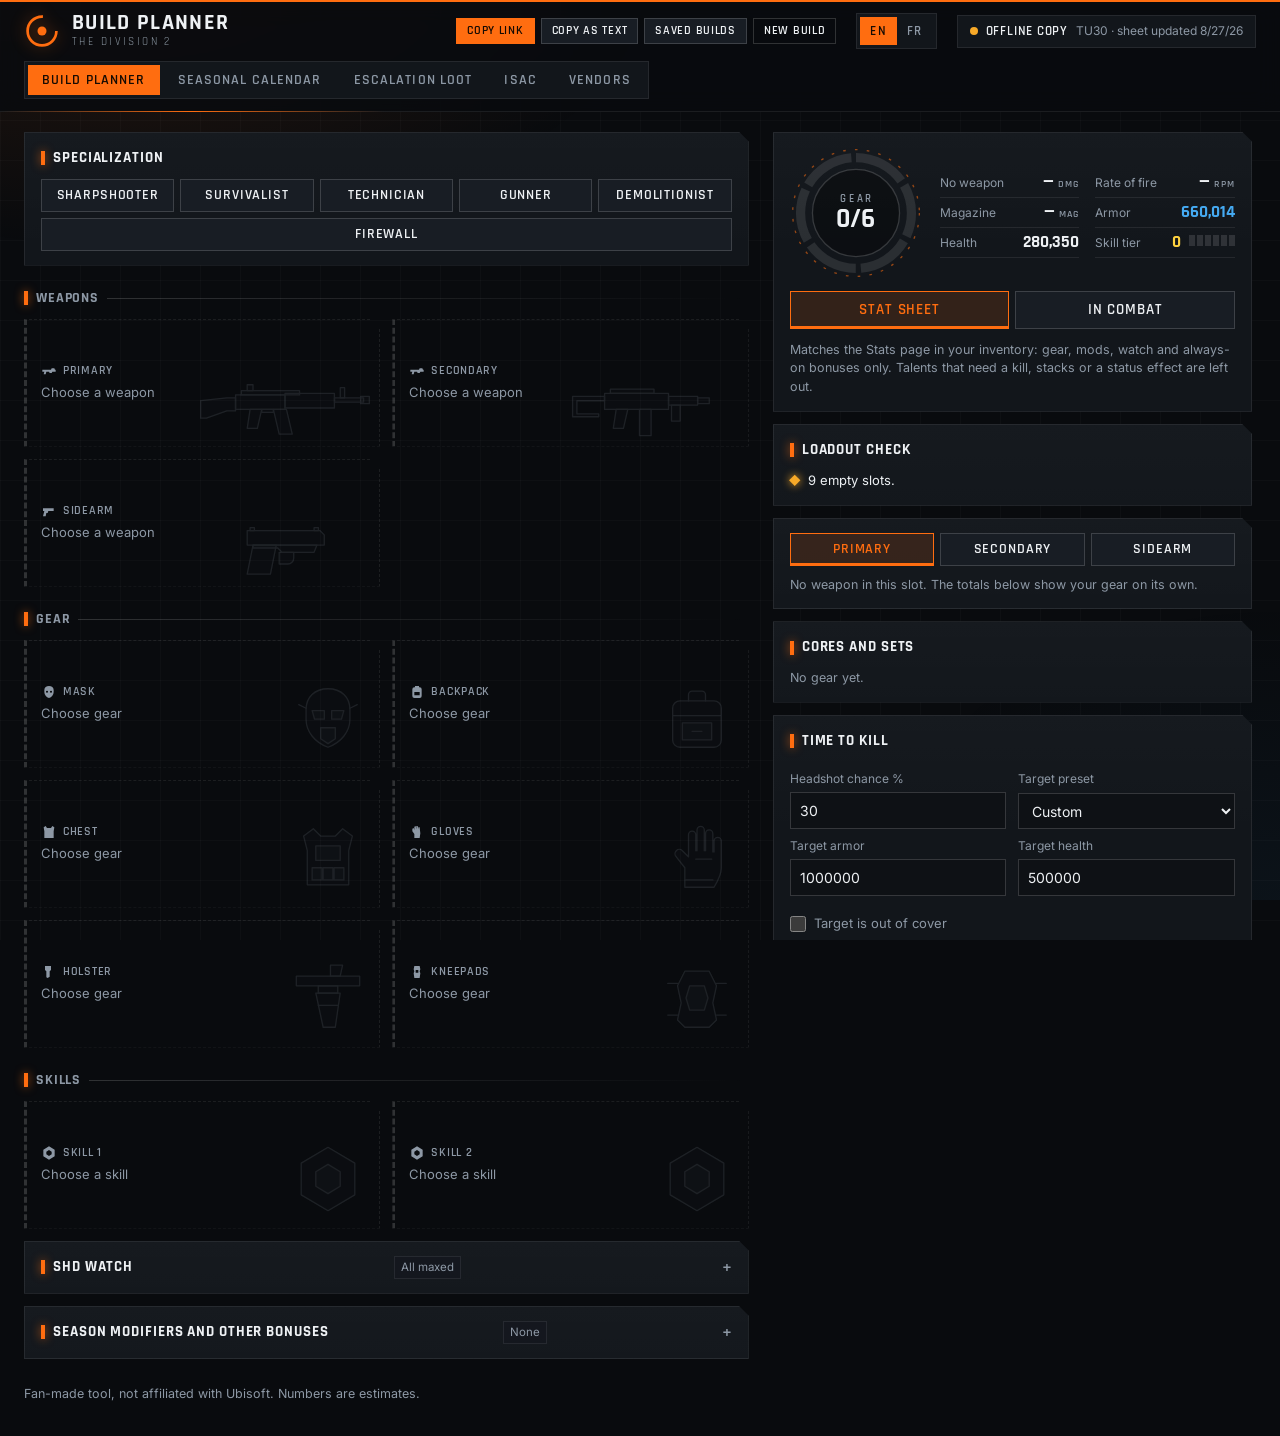
<file: site/index.html>
<!doctype html>
<html lang="en">
<head>
  <meta charset="utf-8">
  <meta name="viewport" content="width=device-width, initial-scale=1">
  <title>Division 2 Build Planner</title>
  <meta name="description" content="Plan and share builds for The Division 2 with every weapon, gear piece and talent, kept in sync with the community gear spreadsheet.">
  <meta property="og:type" content="website">
  <meta property="og:site_name" content="Division 2 Tools">
  <meta property="og:title" content="Division 2 Build Planner">
  <meta property="og:description" content="Plan and share builds for The Division 2 with every weapon, gear piece and talent, kept in sync with the community gear spreadsheet.">
  <meta name="theme-color" content="#0a0c0f">
  <script>
    // Animations always on.
    (function () {
      document.documentElement.dataset.motion = 'on';
      // Language: the visitor's own choice, otherwise their browser's. js/i18n.js does the rest.
      var lang = null;
      try { lang = localStorage.getItem('d2.lang'); } catch (e) {}
      if (lang !== 'fr' && lang !== 'en') lang = /^fr\b/i.test(navigator.language || '') ? 'fr' : 'en';
      document.documentElement.dataset.lang = lang;
      document.documentElement.lang = lang;
      // A French page stays hidden until it is translated; this shows it anyway if that never happens.
      setTimeout(function () { document.documentElement.dataset.ready = '1'; }, 2500);
    })();
  </script>
  <link rel="icon" href="data:image/svg+xml,%3Csvg xmlns='http://www.w3.org/2000/svg' viewBox='0 0 40 40'%3E%3Crect width='40' height='40' fill='%230a0c0f'/%3E%3Ccircle cx='20' cy='20' r='13' fill='none' stroke='%23ff6d10' stroke-width='4' stroke-dasharray='62 20' transform='rotate(-60 20 20)'/%3E%3Ccircle cx='20' cy='20' r='4.5' fill='%23ff6d10'/%3E%3C/svg%3E">
  <link rel="preconnect" href="https://fonts.googleapis.com">
  <link rel="preconnect" href="https://fonts.gstatic.com" crossorigin>
  <link href="https://fonts.googleapis.com/css2?family=Inter:wght@400;500;600&family=Rajdhani:wght@500;600;700&display=swap" rel="stylesheet">
  <link rel="stylesheet" href="css/style.css?v=36">
</head>
<body>
  <div id="boot" aria-hidden="true">
    <div class="boot-core">
      <svg viewBox="0 0 120 120">
        <circle class="b1" cx="60" cy="60" r="54"/>
        <circle class="b2" cx="60" cy="60" r="44"/>
        <circle class="b3" cx="60" cy="60" r="30"/>
        <circle class="b4" cx="60" cy="60" r="7"/>
      </svg>
      <p class="boot-title">Build Planner</p>
      <p class="boot-line">Synchronizing loadout data</p>
      <div class="boot-bar"><i></i><i></i><i></i><i></i><i></i><i></i><i></i><i></i></div>
    </div>
  </div>
  <header class="topbar">
    <div class="brand">
      <svg class="mark" viewBox="0 0 40 40" aria-hidden="true">
        <circle cx="20" cy="20" r="16" fill="none" stroke="currentColor" stroke-width="3" stroke-dasharray="76 24.5"/>
        <circle cx="20" cy="20" r="5" fill="currentColor"/>
      </svg>
      <div>
        <h1>Build Planner</h1>
        <p class="sub">The Division 2</p>
      </div>
    </div>
    <nav class="actions" aria-label="Build actions">
      <button data-action="share" class="btn primary">Copy link</button>
      <button data-action="copyText" class="btn">Copy as text</button>
      <button data-action="builds" class="btn">Saved builds</button>
      <button data-action="reset" class="btn ghost">New build</button>
    </nav>
    <div class="lang" role="group" aria-label="Language">
      <button data-lang-pick="en" aria-pressed="true">EN</button>
      <button data-lang-pick="fr" aria-pressed="false">FR</button>
    </div>
    <div id="data-chip" class="chip" role="status">Loading game data…</div>
    <nav class="tools" aria-label="Tools">
      <a href="index.html" aria-current="page">Build planner</a>
      <a href="calendar.html">Seasonal calendar</a>
      <a href="escalation.html">Escalation loot</a>
      <a href="isac.html">ISAC</a>
      <a href="vendors.html">Vendors</a>
    </nav>
  </header>

  <main class="layout">
    <section id="board" class="board" aria-label="Loadout"></section>
    <aside id="stats" class="stats" aria-label="Build statistics"></aside>
  </main>

  <footer class="foot">
    <p>Fan-made tool, not affiliated with Ubisoft. Numbers are estimates.

  <dialog id="editor" class="sheet" aria-label="Edit slot"></dialog>
  <dialog id="builds" class="sheet small" aria-label="Saved builds"></dialog>
  <div id="toast" role="status" hidden></div>

  <script type="module" src="js/app.js?v=29"></script>
</body>
</html>
</file>
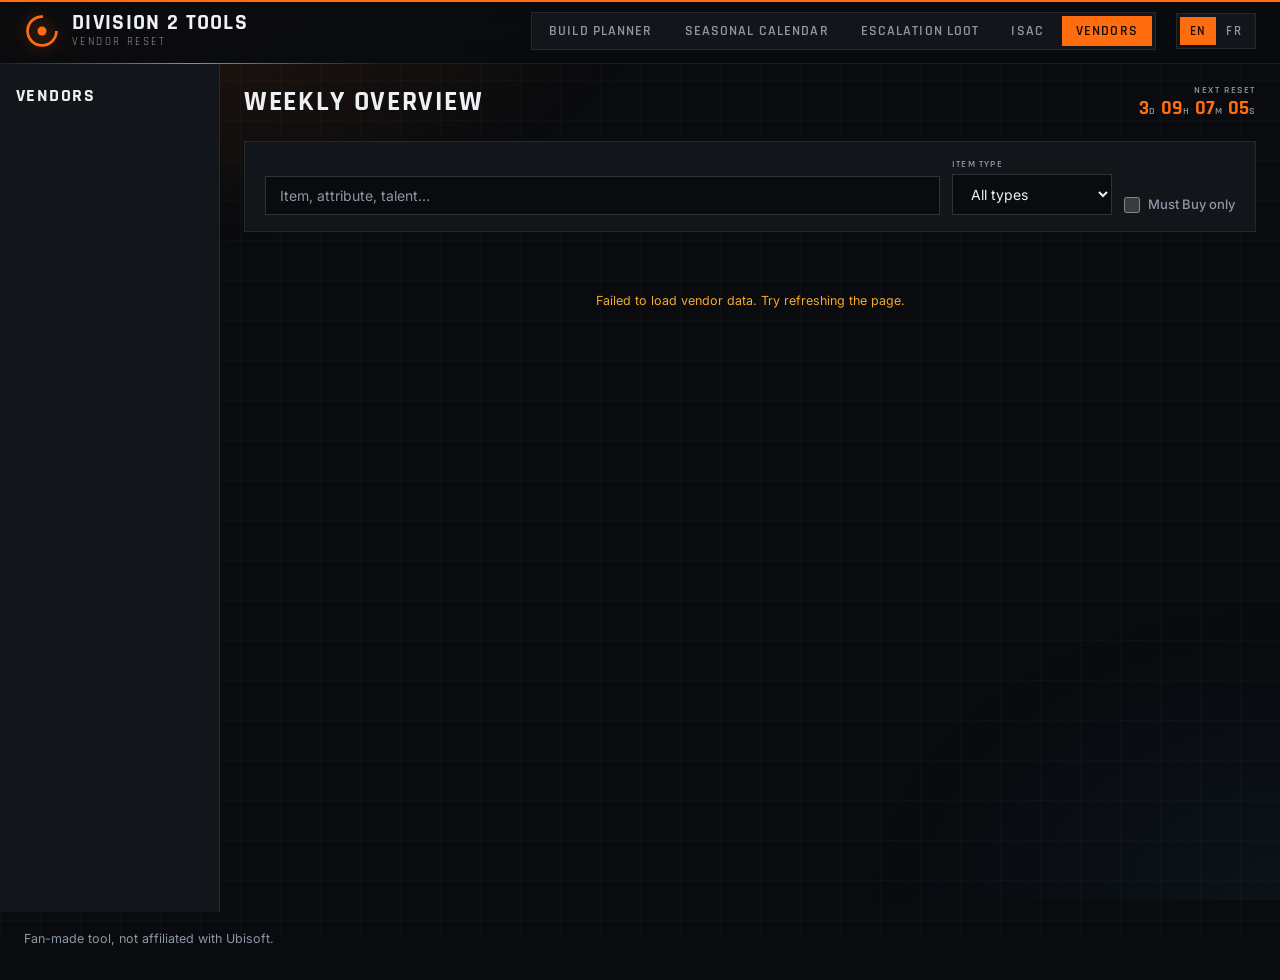
<file: site/vendors.html>
<!doctype html>
<html lang="en">
<head>
  <meta charset="utf-8">
  <meta name="viewport" content="width=device-width, initial-scale=1">
  <title>Vendor Reset — Division 2 Tools</title>
  <meta name="description" content="Weekly vendor inventory tracker for The Division 2. Browse gear, weapons and mods from every vendor, updated each Tuesday reset.">
  <meta property="og:type" content="website">
  <meta property="og:site_name" content="Division 2 Tools">
  <meta property="og:title" content="Vendor Reset — Weekly Inventory Tracker">
  <meta property="og:description" content="Browse every vendor's weekly stock — gear, weapons and mods with full stats. Updated each Tuesday reset.">
  <meta name="theme-color" content="#0a0c0f">
  <script>
    (function () {
      var choice = null;
      try { choice = localStorage.getItem('d2.motion'); } catch (e) {}
      var calm = window.matchMedia && matchMedia('(prefers-reduced-motion: reduce)').matches;
      document.documentElement.dataset.motion = choice === 'on' || choice === 'off' ? choice : calm ? 'off' : 'on';
      var lang = null;
      try { lang = localStorage.getItem('d2.lang'); } catch (e) {}
      if (lang !== 'fr' && lang !== 'en') lang = /^fr\b/i.test(navigator.language || '') ? 'fr' : 'en';
      document.documentElement.dataset.lang = lang;
      document.documentElement.lang = lang;
      setTimeout(function () { document.documentElement.dataset.ready = '1'; }, 2500);
    })();
  </script>
  <link rel="icon" href="data:image/svg+xml,%3Csvg xmlns='http://www.w3.org/2000/svg' viewBox='0 0 40 40'%3E%3Crect width='40' height='40' fill='%230a0c0f'/%3E%3Ccircle cx='20' cy='20' r='13' fill='none' stroke='%23ff6d10' stroke-width='4' stroke-dasharray='62 20' transform='rotate(-60 20 20)'/%3E%3Ccircle cx='20' cy='20' r='4.5' fill='%23ff6d10'/%3E%3C/svg%3E">
  <link rel="preconnect" href="https://fonts.googleapis.com">
  <link rel="preconnect" href="https://fonts.gstatic.com" crossorigin>
  <link href="https://fonts.googleapis.com/css2?family=Inter:wght@400;500;600&family=Rajdhani:wght@500;600;700&display=swap" rel="stylesheet">
  <link rel="stylesheet" href="css/style.css?v=37">
</head>
<body>
  <header class="topbar">
    <div class="brand">
      <svg class="mark" viewBox="0 0 40 40" aria-hidden="true">
        <circle cx="20" cy="20" r="16" fill="none" stroke="currentColor" stroke-width="3" stroke-dasharray="76 24.5"/>
        <circle cx="20" cy="20" r="5" fill="currentColor"/>
      </svg>
      <div>
        <h1>Division 2 Tools</h1>
        <p class="sub">Vendor Reset</p>
      </div>
    </div>
    <nav class="tools" aria-label="Tools">
      <a href="index.html">Build planner</a>
      <a href="calendar.html">Seasonal calendar</a>
      <a href="escalation.html">Escalation loot</a>
      <a href="isac.html">ISAC</a>
      <a href="vendors.html" aria-current="page">Vendors</a>
    </nav>
    <div class="lang" role="group" aria-label="Language">
      <button data-lang-pick="en" aria-pressed="true">EN</button>
      <button data-lang-pick="fr" aria-pressed="false">FR</button>
    </div>
  </header>

  <div class="vdr-layout">
    <!-- Left sidebar -->
    <aside class="vdr-sidebar" id="vdr-sidebar">
      <h2 class="vdr-sidebar-title">Vendors</h2>
      <nav class="vdr-sidebar-nav" id="vdr-sidebar-nav">
        <!-- JS populates vendor buttons here -->
      </nav>
    </aside>

    <!-- Main content -->
    <main class="vdr-main">
      <!-- Top controls -->
      <div class="vdr-top-bar">
        <div class="vdr-top-left">
          <h2 class="vdr-view-title" id="vdr-view-title">Weekly overview</h2>
          <span class="vdr-offer-count" id="vdr-offer-count"></span>
        </div>
        <div class="vdr-timer-area">
          <span class="vdr-timer-label">Next reset</span>
          <span id="vendor-countdown" class="vdr-countdown">--</span>
        </div>
      </div>

      <!-- Search + filters -->
      <div class="vdr-filters">
        <div class="vdr-search-wrap">
          <input type="search" id="vendor-search" placeholder="Item, attribute, talent…" autocomplete="off" spellcheck="false">
        </div>
        <div class="vdr-type-filter">
          <label class="vdr-filter-label">Item type</label>
          <select id="vendor-type-select">
            <option value="all">All types</option>
            <option value="gear">Gear</option>
            <option value="weapon">Weapons</option>
            <option value="mod">Mods</option>
            <option value="cache">Caches</option>
          </select>
        </div>
        <label class="vdr-must-buy-filter">
          <input type="checkbox" id="vendor-must-buy">
          <span>Must Buy only</span>
        </label>
      </div>

      <!-- Loading state -->
      <div id="vendor-loading" class="vdr-loading">
        <div class="isac-scan-ring"></div>
        <span>Loading vendor inventory…</span>
      </div>

      <!-- Error state -->
      <div id="vendor-error" class="vdr-status" hidden>
        <p class="note warn" id="vendor-error-msg"></p>
      </div>

      <!-- Card grid -->
      <div id="vendor-grid" class="vdr-grid"></div>

      <!-- Empty state -->
      <div id="vendor-no-results" class="vdr-status" hidden>
        <p>No items match your search</p>
      </div>
    </main>

    <!-- Mobile sidebar toggle -->
    <button class="vdr-sidebar-toggle" id="vdr-sidebar-toggle" aria-label="Toggle vendor list">
      <svg viewBox="0 0 20 20" fill="currentColor"><path d="M3 5h14v1.5H3zm0 4.25h14v1.5H3zm0 4.25h14v1.5H3z"/></svg>
    </button>
  </div>

  <footer class="foot">
    <p>Fan-made tool, not affiliated with Ubisoft.
  </footer>

  <script type="module" src="js/vendors.js?v=11"></script>
</body>
</html>
</file>
<file: site/css/style.css>
:root {
  --bg: #090b0e;
  --bg-2: #0e1115;
  --panel: #12161b;
  --panel-2: #181d24;
  --line: rgba(255, 255, 255, 0.08);
  --line-2: rgba(255, 255, 255, 0.16);
  --text: #eef1f4;
  --muted: #8d98a5;
  --accent: #ff6d10;
  --accent-soft: rgba(255, 109, 16, 0.14);
  --accent-ink: #160b03;
  --he: #f7a928;
  --set: #2ee6a6;
  --exotic: #ff4b33;
  --skill: #ffd23f;
  --proto: #d58cff;
  --red: #ff5252;
  --blue: #45aaf2;
  --yellow: #ffd23f;
  --ok: #2ee6a6;
  --s0: #ff8a3d;
  --s1: #45c8ff;
  --s2: #c792ff;
  --display: "Rajdhani", "Segoe UI", system-ui, sans-serif;
  --body: "Inter", "Segoe UI", system-ui, -apple-system, sans-serif;
  --cut: 10px;
  --ease: cubic-bezier(0.2, 0.8, 0.2, 1);
}

* { box-sizing: border-box; }
html { color-scheme: dark; }
body {
  margin: 0; min-height: 100vh; background: var(--bg); color: var(--text);
  font: 14px/1.5 var(--body); -webkit-font-smoothing: antialiased; overflow-x: hidden;
}
/* A slowly drifting grid and a breathing glow behind everything. */
body::before, body::after { content: ""; position: fixed; z-index: -1; pointer-events: none; }
body::before {
  inset: -40px;
  background:
    linear-gradient(rgba(255, 255, 255, 0.022) 1px, transparent 1px) 0 0 / 100% 40px,
    linear-gradient(90deg, rgba(255, 255, 255, 0.022) 1px, transparent 1px) 0 0 / 40px 100%;
  animation: drift 30s linear infinite;
}
body::after {
  inset: 0;
  background:
    radial-gradient(900px 520px at 10% -8%, rgba(255, 109, 16, 0.13), transparent 62%),
    radial-gradient(700px 500px at 100% 100%, rgba(69, 170, 242, 0.05), transparent 60%);
  animation: breathe 9s ease-in-out infinite alternate;
}

h1, h2, h3, h4, p, ul, dl { margin: 0; }
h1, h2, h3, h4, .eyebrow, .slot-kind, .btn, .seg-btn, .pill, .badge, .chip b, .slot-figure {
  font-family: var(--display); text-transform: uppercase; letter-spacing: 0.06em;
}
h1 { font-size: 22px; font-weight: 700; line-height: 1; }
h2 { font-size: 15px; font-weight: 700; }
h3 { font-size: 14px; font-weight: 600; }
h4 { font-size: 14px; font-weight: 600; letter-spacing: 0.04em; }
a { color: var(--accent); }
em { font-style: normal; color: var(--muted); }
.note { color: var(--muted); font-size: 12.5px; }
.note.warn { color: var(--he); }
.note b { color: var(--text); font-weight: 600; }
:focus-visible { outline: 2px solid var(--accent); outline-offset: 2px; }

/* ---- start-up screen ---- */
#boot {
  position: fixed; inset: 0; z-index: 200; display: grid; place-items: center; background: var(--bg);
  transition: opacity 0.4s, visibility 0.4s; animation: boot-timeout 0s 6s forwards; /* never blocks the page for good */
}
#boot.done { opacity: 0; visibility: hidden; }
.boot-core { display: grid; gap: 10px; justify-items: center; text-align: center; }
#boot svg { width: 128px; height: 128px; }
/* Everything that spins does so around its own centre, whatever size the drawing is shown at. */
#boot circle, .mark circle, .ring-spin { transform-box: fill-box; transform-origin: center; }
#boot circle { fill: none; stroke: var(--accent); }
#boot .b1 { stroke-width: 2; stroke-dasharray: 250 90; animation: spin 2.4s linear infinite; }
#boot .b2 { stroke-width: 1; stroke-opacity: 0.5; stroke-dasharray: 4 8; animation: spin 7s linear infinite reverse; }
#boot .b3 { stroke-width: 3; stroke-dasharray: 60 128; animation: spin 1.5s var(--ease) infinite; }
#boot .b4 { fill: var(--accent); stroke: none; animation: pulse 0.8s ease-in-out infinite alternate; }
.boot-title { font: 700 22px var(--display); letter-spacing: 0.32em; text-transform: uppercase; padding-left: 0.32em; }
.boot-line { font: 600 12px var(--display); letter-spacing: 0.24em; text-transform: uppercase; color: var(--muted); }
.boot-bar { display: flex; gap: 4px; margin-top: 4px; }
.boot-bar i { width: 20px; height: 5px; background: rgba(255, 255, 255, 0.12); animation: light 0.01s linear forwards; }
.boot-bar i:nth-child(1) { animation-delay: 0.1s; } .boot-bar i:nth-child(2) { animation-delay: 0.2s; }
.boot-bar i:nth-child(3) { animation-delay: 0.3s; } .boot-bar i:nth-child(4) { animation-delay: 0.4s; }
.boot-bar i:nth-child(5) { animation-delay: 0.5s; } .boot-bar i:nth-child(6) { animation-delay: 0.6s; }
.boot-bar i:nth-child(7) { animation-delay: 0.7s; } .boot-bar i:nth-child(8) { animation-delay: 0.8s; }

/* ---- top bar ---- */
.topbar {
  position: sticky; top: 0; z-index: 20; display: flex; flex-wrap: wrap; align-items: center; gap: 10px 20px;
  padding: 12px 24px; background: rgba(9, 11, 14, 0.86); backdrop-filter: blur(12px);
  border-bottom: 1px solid var(--line); box-shadow: inset 0 2px 0 var(--accent);
}
.topbar::after {
  content: ""; position: absolute; left: 0; right: 0; bottom: -1px; height: 1px;
  background: linear-gradient(90deg, transparent, var(--accent), transparent) 0 0 / 30% 100% no-repeat;
  animation: scan 7s linear infinite;
}
.brand { display: flex; align-items: center; gap: 12px; margin-right: auto; }
.mark { width: 36px; height: 36px; color: var(--accent); flex: none; filter: drop-shadow(0 0 8px rgba(255, 109, 16, 0.45)); }
.mark circle:first-child { animation: spin 16s linear infinite; }
.mark circle:last-child { animation: pulse 2.4s ease-in-out infinite alternate; }
.sub { font-family: var(--display); text-transform: uppercase; letter-spacing: 0.22em; font-size: 11px; color: var(--muted); }
.actions { display: flex; flex-wrap: wrap; gap: 6px; }
.actions .btn { font-size: 12px; padding: 5px 10px; white-space: nowrap; }
.chip {
  display: inline-flex; align-items: center; gap: 8px; padding: 6px 12px;
  border: 1px solid var(--line); background: var(--panel); font-size: 12px; color: var(--muted);
}
.chip i { width: 8px; height: 8px; border-radius: 50%; background: var(--muted); flex: none; }
.chip b { color: var(--text); font-size: 13px; font-weight: 600; }
.chip.live i { background: var(--ok); animation: ping 2.2s ease-out infinite; }
.chip.checking i { background: var(--he); animation: pulse 0.6s ease-in-out infinite alternate; }
.chip.offline i { background: var(--he); }

/* ---- tool switcher ---- */
.tools { display: flex; gap: 4px; padding: 3px; border: 1px solid var(--line); background: var(--panel); }
.tools a {
  font: 600 14px var(--display); letter-spacing: 0.08em; text-transform: uppercase; text-decoration: none;
  color: var(--muted); padding: 6px 14px; transition: color 0.15s, background-color 0.15s;
}
.tools a:hover { color: var(--text); background: rgba(255, 255, 255, 0.06); }
.tools a[aria-current="page"] { color: var(--accent-ink); background: var(--accent); }

/* ---- seasonal calendar ---- */
.page { display: grid; gap: 12px; max-width: 980px; margin: 0 auto; padding: 20px 24px 8px; }
.season-head { gap: 6px; }
.season-pick { display: flex; flex-wrap: wrap; align-items: end; justify-content: space-between; gap: 10px; }
.season-pick .field { margin: 0; min-width: 240px; }
.season-name { font-size: clamp(30px, 6vw, 44px); line-height: 1; color: var(--accent); text-shadow: 0 0 26px rgba(255, 109, 16, 0.35); }
.panel > h2.season-name::before { display: none; }
.event h3 a { color: inherit; text-decoration-color: var(--line-2); text-underline-offset: 4px; }
.event h3 a:hover { color: var(--accent); }
.news { display: grid; grid-template-columns: repeat(auto-fill, minmax(280px, 1fr)); gap: 10px; }
.news-item { display: grid; gap: 4px; align-content: start; padding: 12px 14px; background: var(--panel); border: 1px solid var(--line); border-left: 3px solid var(--line-2); color: var(--text); text-decoration: none; transition: border-color 0.15s, transform 0.2s var(--ease); }
.news-item:hover { border-left-color: var(--accent); transform: translateY(-2px); }
.news-item b { font: 700 17px/1.2 var(--display); letter-spacing: 0.02em; }
.next { display: flex; flex-wrap: wrap; align-items: center; justify-content: space-between; gap: 12px; margin-top: 8px; padding: 12px 14px; background: var(--bg-2); border-left: 3px solid var(--accent); }
.next h3 { font-size: 22px; }
.section em { font: 700 14px var(--display); color: var(--accent); }
.timeline { display: grid; gap: 10px; padding-left: 18px; border-left: 1px solid var(--line-2); }
.event {
  position: relative; display: grid; grid-template-columns: minmax(0, 1fr) auto; gap: 8px 18px; align-items: start;
  padding: 14px 16px; background: var(--panel); border: 1px solid var(--line);
}
.event::before { content: ""; position: absolute; left: -23px; top: 22px; width: 9px; height: 9px; border-radius: 50%; background: var(--muted); }
.event.active { border-left: 3px solid var(--accent); background: linear-gradient(90deg, rgba(255, 109, 16, 0.07), transparent 40%), var(--panel); }
.event.active::before { background: var(--accent); box-shadow: 0 0 0 4px rgba(255, 109, 16, 0.2); animation: pulse 1.2s ease-in-out infinite alternate; }
.event.ended, .event.archive { opacity: 0.72; }
.event h3 { font-size: 21px; font-weight: 700; letter-spacing: 0.02em; text-transform: none; margin: 2px 0; }
.when { margin-top: 8px; font: 600 13px var(--display); letter-spacing: 0.08em; text-transform: uppercase; }
.when span, .when em { color: var(--muted); font-weight: 500; }
.when em { margin-left: 8px; }
.event-side { text-align: right; display: grid; gap: 2px; justify-items: end; }
.state { font: 600 12px var(--display); letter-spacing: 0.16em; text-transform: uppercase; color: var(--muted); }
.state::before { content: "● "; }
.state.live { color: var(--accent); }
.until { font: 600 11px var(--display); letter-spacing: 0.16em; text-transform: uppercase; color: var(--muted); }
.count-down { font-family: var(--display); color: var(--accent); white-space: nowrap; font-variant-numeric: tabular-nums; }
.count-down b { font-size: 30px; font-weight: 700; line-height: 1; }
.count-down i { font-style: normal; font-size: 12px; font-weight: 700; text-transform: uppercase; margin-right: 4px; }
.progress { grid-column: 1; align-self: center; height: 3px; background: rgba(255, 255, 255, 0.1); }
.progress i { display: block; height: 100%; background: var(--accent); box-shadow: 0 0 10px rgba(255, 109, 16, 0.7); }
.pct { font: 600 12px var(--display); color: var(--muted); text-align: right; }
@media (max-width: 620px) {
  .page { padding: 14px 14px 8px; }
  .event { grid-template-columns: minmax(0, 1fr); }
  .event-side { text-align: left; justify-items: start; }
  .progress { grid-column: 1; }
}

/* ---- controls ---- */
.btn, .seg-btn, .pill {
  position: relative; font-size: 14px; font-weight: 600; color: var(--text); cursor: pointer; line-height: 1.2;
  background: var(--panel-2); border: 1px solid var(--line-2); padding: 7px 14px;
  transition: border-color 0.15s, background-color 0.15s, color 0.15s, transform 0.15s var(--ease), box-shadow 0.15s;
}
.btn:hover, .seg-btn:hover, .pill:hover { border-color: var(--accent); box-shadow: 0 0 0 1px var(--accent-soft), 0 6px 18px -8px rgba(255, 109, 16, 0.6); }
.btn:active, .seg-btn:active, .pill:active { transform: translateY(1px) scale(0.985); }
.btn.primary {
  border-color: var(--accent); color: var(--accent-ink);
  background: linear-gradient(105deg, var(--accent) 0 44%, #ffb37a 50%, var(--accent) 56% 100%) 100% 0 / 260% 100%;
  transition: background-position 0.6s var(--ease), transform 0.15s var(--ease), box-shadow 0.15s;
}
.btn.primary:hover { background-position: 0 0; }
.btn.ghost { background: transparent; }
.btn.danger:hover { border-color: var(--red); color: var(--red); box-shadow: none; }
.btn.small { font-size: 13px; padding: 5px 10px; }
.btn.icon { padding: 6px 10px; font-family: var(--body); }

.seg { display: flex; gap: 6px; }
.seg.wrap { flex-wrap: wrap; }
.seg-btn { flex: 1 1 0; min-width: 0; display: inline-flex; align-items: center; justify-content: center; gap: 6px; white-space: nowrap; overflow: hidden; text-overflow: ellipsis; }
.seg.wrap .seg-btn { flex: 1 1 120px; }
.seg-btn::after { content: ""; position: absolute; left: 50%; right: 50%; bottom: 0; height: 2px; background: var(--accent); transition: left 0.25s var(--ease), right 0.25s var(--ease); }
.seg-btn.on { border-color: var(--accent); color: var(--accent); background: var(--accent-soft); }
.seg-btn.on::after { left: 0; right: 0; }
.seg.mode .seg-btn { padding: 9px 14px; font-size: 15px; }

select, input[type="number"], input[type="text"], input[type="search"] {
  width: 100%; min-width: 0; font: inherit; color: var(--text);
  background: var(--bg-2); border: 1px solid var(--line-2); padding: 7px 9px; border-radius: 0;
  transition: border-color 0.15s, box-shadow 0.15s;
}
select:hover, input:hover { border-color: rgba(255, 255, 255, 0.3); }
select:focus, input:focus { border-color: var(--accent); box-shadow: 0 0 0 3px var(--accent-soft); outline: none; }
input[type="checkbox"] { accent-color: var(--accent); width: 16px; height: 16px; margin: 2px 0 0; flex: none; }
.num { font-variant-numeric: tabular-nums; }
.field { display: grid; gap: 4px; min-width: 0; margin-top: 8px; }
.field > span:first-child { font-size: 12px; color: var(--muted); }
.field.inline { grid-template-columns: minmax(0, 1fr) 96px; align-items: center; gap: 10px; }
.pair { display: grid; grid-template-columns: minmax(0, 1fr) 96px; gap: 8px; }
.pair > :only-child { grid-column: 1 / -1; }
.pair.save { grid-template-columns: minmax(0, 1fr) auto; margin-bottom: 12px; }
.grid2 { display: grid; grid-template-columns: repeat(2, minmax(0, 1fr)); gap: 0 12px; }
.row { display: flex; flex-wrap: wrap; gap: 8px; }
.check { display: flex; gap: 8px; align-items: flex-start; font-size: 13px; margin-top: 8px; }
.check b { color: var(--text); font-weight: 600; }
.check span { color: var(--muted); }
.extra { display: grid; grid-template-columns: minmax(0, 1fr) 110px auto; gap: 8px; align-items: center; }

/* ---- layout ---- */
.layout {
  display: grid; grid-template-columns: minmax(0, 1.2fr) minmax(360px, 0.8fr);
  gap: 24px; max-width: 1480px; margin: 0 auto; padding: 20px 24px 8px; align-items: start;
}
.stats { position: sticky; top: 76px; max-height: calc(100vh - 92px); overflow-y: auto; display: grid; gap: 12px; padding-right: 4px; scrollbar-width: thin; scrollbar-color: var(--line-2) transparent; }
.board { display: grid; gap: 12px; }

.panel {
  position: relative; background: linear-gradient(180deg, rgba(255, 255, 255, 0.015), transparent 120px), var(--panel);
  border: 1px solid var(--line); padding: 14px 16px;
  clip-path: polygon(0 0, calc(100% - var(--cut)) 0, 100% var(--cut), 100% 100%, 0 100%);
  display: grid; grid-template-columns: minmax(0, 1fr); gap: 10px; align-content: start; min-width: 0;
}
.panel > h2, .panel > summary h2, .section { display: flex; align-items: center; gap: 8px; }
.panel > h2::before, .panel > summary h2::before, .section::before { content: ""; width: 4px; height: 14px; background: var(--accent); flex: none; box-shadow: 0 0 10px rgba(255, 109, 16, 0.7); }
.section { margin: 10px 0 -2px; color: var(--muted); font-size: 14px; }
.section::after { content: ""; flex: 1; height: 1px; background: linear-gradient(90deg, var(--line-2), transparent); }
details.panel > summary { list-style: none; cursor: pointer; display: flex; align-items: center; justify-content: space-between; gap: 8px; }
details.panel > summary::-webkit-details-marker { display: none; }
details.panel > summary::after { content: "+"; font: 600 18px var(--display); color: var(--muted); transition: transform 0.25s var(--ease), color 0.15s; }
details.panel[open] > summary::after { transform: rotate(45deg); color: var(--accent); }
details.panel[open] > :not(summary) { animation: rise 0.3s var(--ease) both; }

/* ---- item art ---- */
.art { display: block; width: 100%; height: 100%; }
svg.art path { fill: currentColor; fill-opacity: 0.16; stroke: currentColor; stroke-width: 1.3; stroke-linejoin: round; stroke-linecap: round; vector-effect: non-scaling-stroke; }
svg.art.emblem .plate { fill-opacity: 0.1; stroke-width: 1.8; }
svg.art.emblem .trim { fill: none; stroke-opacity: 0.45; stroke-dasharray: 3 3; stroke-width: 1; }
svg.art.emblem .ticks { fill: none; stroke-opacity: 0.75; stroke-width: 1.6; }
svg.art.emblem text { font: 700 21px var(--display); fill: currentColor; letter-spacing: 0.02em; }
svg.art.emblem .core { stroke: none; fill-opacity: 1; }
svg.art.emblem .core.c-offense { fill: var(--red); } svg.art.emblem .core.c-defense { fill: var(--blue); } svg.art.emblem .core.c-utility { fill: var(--yellow); }
img.art.photo { object-fit: contain; filter: drop-shadow(0 6px 12px rgba(0, 0, 0, 0.55)); }

/* ---- slots ---- */
.slots { display: grid; grid-template-columns: repeat(auto-fill, minmax(240px, 1fr)); gap: 12px; }
.slot {
  position: relative; isolation: isolate; overflow: hidden; text-align: left; font: inherit; color: var(--text); cursor: pointer;
  background:
    linear-gradient(115deg, transparent 42%, rgba(255, 255, 255, 0.07) 50%, transparent 58%) 130% 0 / 260% 100% no-repeat,
    linear-gradient(180deg, var(--panel-2), var(--panel));
  border: 1px solid var(--line); border-left: 3px solid var(--q, var(--line-2)); padding: 12px 14px; min-height: 128px;
  display: grid; gap: 3px; align-content: start;
  clip-path: polygon(0 0, calc(100% - var(--cut)) 0, 100% var(--cut), 100% 100%, 0 100%);
  transition: border-color 0.2s, transform 0.25s var(--ease), background-position 0.7s var(--ease), box-shadow 0.2s;
}
.slot:hover, .slot:focus-visible { border-color: var(--line-2); border-left-color: var(--q, var(--accent)); background-position: -30% 0, 0 0; transform: translateY(-2px); }
/* Target-lock brackets that close in on hover. */
.slot::before, .slot::after {
  content: ""; position: absolute; width: 14px; height: 14px; border: 2px solid var(--q, var(--accent)); opacity: 0;
  transition: opacity 0.2s, transform 0.3s var(--ease); pointer-events: none;
}
.slot::before { top: 6px; left: 8px; border-right: 0; border-bottom: 0; transform: translate(8px, 8px); }
.slot::after { right: 8px; bottom: 6px; border-left: 0; border-top: 0; transform: translate(-8px, -8px); }
.slot:hover::before, .slot:hover::after, .slot:focus-visible::before, .slot:focus-visible::after { opacity: 0.9; transform: none; }
.slot.active { box-shadow: inset 0 -2px 0 var(--accent); }
.slot.empty { border-style: dashed; border-left-style: dashed; background: transparent; align-content: center; justify-items: start; }
.slot.empty .slot-cta { color: var(--muted); font-size: 13px; transition: color 0.15s, letter-spacing 0.25s var(--ease); }
.slot.empty:hover .slot-cta { color: var(--accent); letter-spacing: 0.04em; }
.q-high-end, .q-named { --q: var(--he); }
.q-gearset { --q: var(--set); }
.q-exotic { --q: var(--exotic); }
.q-skill { --q: var(--skill); }
.slot-art {
  position: absolute; z-index: -1; right: 12px; bottom: 10px; width: 78px; height: 78px; color: var(--q, var(--muted));
  opacity: 0.42; pointer-events: none; transition: opacity 0.25s, transform 0.4s var(--ease); transform-origin: 100% 100%;
}
.slot.wide .slot-art { width: 176px; height: 64px; right: 6px; bottom: 6px; opacity: 0.3; }
/* Gear and skill cards keep their text clear of the picture. */
.slot:not(.wide) { padding-right: 100px; }
.slot:not(.wide) .slot-name { padding-right: 0; }
.slot.empty .slot-art { opacity: 0.16; color: var(--muted); }
.slot:hover .slot-art, .slot:focus-visible .slot-art { opacity: 0.85; transform: scale(1.06); }
.slot.empty:hover .slot-art { opacity: 0.4; color: var(--accent); }
.slot-art:has(.photo) { opacity: 0.9; }
.slot-kind { display: flex; align-items: center; gap: 6px; font-size: 12px; font-weight: 600; color: var(--muted); }
.ico { width: 16px; height: 16px; fill: currentColor; flex: none; }
.slot-name { font: 700 19px/1.15 var(--display); letter-spacing: 0.02em; color: var(--q, var(--text)); padding-right: 46px; text-shadow: 0 0 18px color-mix(in srgb, var(--q, transparent) 35%, transparent); }
.slot-meta { font-size: 12.5px; color: var(--muted); }
.slot-figure { position: absolute; top: 12px; right: 14px; font-size: 11px; color: var(--muted); text-align: right; }
.slot-figure b { display: block; font-size: 18px; line-height: 1; color: var(--text); }
.pips { position: absolute; top: 14px; right: 16px; display: flex; gap: 4px; }
.pip { display: inline-block; width: 9px; height: 9px; transform: rotate(45deg); background: var(--muted); flex: none; }
.pip.c-offense, .corebar .c-offense { background: var(--red); box-shadow: 0 0 8px rgba(255, 82, 82, 0.6); }
.pip.c-defense, .corebar .c-defense { background: var(--blue); box-shadow: 0 0 8px rgba(69, 170, 242, 0.6); }
.pip.c-utility, .corebar .c-utility { background: var(--yellow); box-shadow: 0 0 8px rgba(255, 210, 63, 0.6); }
.tags { display: flex; flex-wrap: wrap; gap: 4px; margin-top: 6px; }
.tag { font-size: 11.5px; padding: 2px 6px; background: rgba(20, 24, 30, 0.78); border: 1px solid var(--line); color: var(--muted); white-space: nowrap; max-width: 100%; overflow: hidden; text-overflow: ellipsis; }
.tag.strong { color: var(--text); background: rgba(74, 36, 12, 0.85); border-color: rgba(255, 109, 16, 0.35); }
.tag.proto { color: #f0c2ff; background: rgba(62, 30, 80, 0.85); border-color: rgba(213, 140, 255, 0.4); }
.watch .watch-grid { display: grid; grid-template-columns: repeat(auto-fit, minmax(210px, 1fr)); gap: 4px 20px; }
.watch h3 { color: var(--muted); margin-top: 6px; }

/* ---- agent overview ---- */
.agent { gap: 12px; }
.agent-top { display: grid; grid-template-columns: 132px minmax(0, 1fr); gap: 18px; align-items: center; }
.ring { position: relative; width: 132px; aspect-ratio: 1; }
.ring svg { width: 100%; height: 100%; display: block; overflow: visible; }
.ring-spin { fill: none; stroke: var(--accent); stroke-opacity: 0.55; stroke-width: 1; stroke-dasharray: 2 7; animation: spin 40s linear infinite; animation-delay: calc(var(--t, 0) * -1s); }
.seg-arc { fill: none; stroke-width: 7; }
.seg-arc.c-offense { stroke: var(--red); filter: drop-shadow(0 0 4px rgba(255, 82, 82, 0.6)); }
.seg-arc.c-defense { stroke: var(--blue); filter: drop-shadow(0 0 4px rgba(69, 170, 242, 0.6)); }
.seg-arc.c-utility { stroke: var(--yellow); filter: drop-shadow(0 0 4px rgba(255, 210, 63, 0.6)); }
.seg-arc.c-none { stroke: rgba(255, 255, 255, 0.1); }
.ring-core { fill: rgba(0, 0, 0, 0.35); stroke: var(--line-2); }
.ring-label { position: absolute; inset: 0; display: grid; place-content: center; text-align: center; }
.ring-label span { font: 600 11px var(--display); letter-spacing: 0.24em; text-transform: uppercase; color: var(--muted); padding-left: 0.24em; }
.ring-label b { font: 700 27px/1 var(--display); font-variant-numeric: tabular-nums; }
.agent-stats { display: grid; grid-template-columns: repeat(2, minmax(0, 1fr)); gap: 0 16px; }
.agent-stats div { display: flex; justify-content: space-between; align-items: baseline; gap: 8px; padding: 5px 0; border-bottom: 1px solid var(--line); min-width: 0; }
.agent-stats dt { font-size: 12px; color: var(--muted); white-space: nowrap; overflow: hidden; text-overflow: ellipsis; min-width: 0; }
.agent-stats dd { margin: 0; font: 700 17px/1.1 var(--display); font-variant-numeric: tabular-nums; white-space: nowrap; }
.agent-stats dd b { font-weight: 700; }
.agent-stats dd em { font: 600 10px var(--display); letter-spacing: 0.12em; margin-left: 4px; }
.agent-stats dd.c-defense { color: var(--blue); } .agent-stats dd.c-utility { color: var(--yellow); }
.tier { display: inline-flex; gap: 2px; margin-left: 8px; vertical-align: 1px; }
.tier i { width: 6px; height: 11px; background: rgba(255, 255, 255, 0.12); }
.tier i.on { background: var(--yellow); box-shadow: 0 0 6px rgba(255, 210, 63, 0.7); }
.bump { animation: bump 0.55s var(--ease); }

/* ---- player tools ---- */
.checks, .gains { list-style: none; padding: 0; display: grid; gap: 6px; }
.checks li { display: flex; gap: 10px; align-items: baseline; font-size: 13px; }
.checks li i { width: 8px; height: 8px; flex: none; transform: rotate(45deg) translateY(-1px); background: var(--ok); box-shadow: 0 0 8px var(--ok); }
.checks li.warn i { background: var(--he); box-shadow: 0 0 8px var(--he); }
.checks li.bad i { background: var(--red); box-shadow: 0 0 8px var(--red); }
.checks li.bad { color: #ffb3b3; }
.gains li { position: relative; display: flex; justify-content: space-between; gap: 10px; padding: 5px 8px; font-size: 13px; background: var(--bg-2); overflow: hidden; }
.gains li span, .gains li b { position: relative; z-index: 1; }
.gains li b { font-variant-numeric: tabular-nums; }
.gains li i { position: absolute; left: 0; top: 0; bottom: 0; background: linear-gradient(90deg, rgba(255, 109, 16, 0.38), rgba(255, 109, 16, 0.08)); border-right: 2px solid var(--accent); transition: width 0.4s var(--ease); }
.gains li:first-child b { color: var(--accent); }
.compare td.up { color: var(--ok); } .compare td.down { color: var(--red); }
.watch h3 em { font: 400 12px var(--body); letter-spacing: 0; text-transform: none; margin-left: 6px; }
.watch h3 em.over { color: var(--red); }

/* ---- stats ---- */
.hero { display: grid; grid-template-columns: 1fr 1fr; gap: 10px; }
.hero div { position: relative; min-width: 0; background: var(--bg-2); border: 1px solid var(--line); padding: 10px 12px; overflow: hidden; }
.hero div::before { content: ""; position: absolute; left: 0; top: 0; bottom: 0; width: 2px; background: var(--accent); opacity: 0.5; }
.hero div:first-child::before { opacity: 1; box-shadow: 0 0 12px var(--accent); }
.hero span { display: block; font: 600 12px var(--display); letter-spacing: 0.08em; text-transform: uppercase; color: var(--muted); }
.hero strong { font: 700 28px/1.1 var(--display); font-variant-numeric: tabular-nums; }
.hero strong b { font-weight: 700; }
.hero div:first-child strong { color: var(--accent); text-shadow: 0 0 22px rgba(255, 109, 16, 0.45); }
.kv { display: grid; grid-template-columns: repeat(2, minmax(0, 1fr)); gap: 0 18px; }
.kv.wide { grid-template-columns: minmax(0, 1fr); }
.kv div { display: flex; justify-content: space-between; align-items: baseline; gap: 10px; padding: 5px 4px; margin: 0 -4px; border-bottom: 1px solid var(--line); min-width: 0; transition: background-color 0.15s; }
.kv div:hover { background: rgba(255, 255, 255, 0.035); }
.kv dt { color: var(--muted); font-size: 13px; }
.kv dd { margin: 0; font-weight: 600; font-variant-numeric: tabular-nums; text-align: right; white-space: nowrap; }
.kv.wide dd { white-space: normal; overflow-wrap: anywhere; }

.corebar { display: grid; grid-auto-flow: column; grid-auto-columns: 1fr; gap: 4px; height: 6px; }
.cores { display: flex; gap: 14px; font: 600 13px var(--display); letter-spacing: 0.06em; text-transform: uppercase; }
.cores .c-offense { color: var(--red); } .cores .c-defense { color: var(--blue); } .cores .c-utility { color: var(--yellow); }
.set { border-left: 2px solid var(--q); padding-left: 10px; }
.set h4 { color: var(--q); }
.set h4 span, .source h4 span, .talent h4 span { font: 400 12px var(--body); letter-spacing: 0; text-transform: none; color: var(--muted); margin-left: 6px; }
.set ul { list-style: none; padding: 0; margin-top: 4px; display: grid; gap: 2px; }
.set li { font-size: 13px; color: var(--muted); opacity: 0.5; display: flex; gap: 8px; transition: opacity 0.2s, color 0.2s; }
.set li.on { color: var(--text); opacity: 1; }
.set li b { font: 700 13px var(--display); color: var(--q); width: 10px; flex: none; }
.source { border-top: 1px solid var(--line); padding-top: 8px; }
.source:first-of-type { border-top: 0; padding-top: 0; }
.source.on h4 { color: var(--accent); }
.count { display: flex; flex-wrap: wrap; align-items: center; justify-content: space-between; gap: 6px 12px; }
.count .check { margin-top: 4px; }
.stacks { display: inline-flex; align-items: center; gap: 6px; font-size: 12.5px; color: var(--muted); }
.stacks .num { width: 70px; padding: 4px 6px; }

.chart { width: 100%; height: auto; display: block; }
.chart .grid { stroke: var(--line); }
.chart .tick { fill: var(--muted); font-size: 11px; font-family: var(--body); }
.line { fill: none; stroke-width: 2; stroke-linejoin: round; }
.line.s0 { stroke: var(--s0); filter: drop-shadow(0 0 4px rgba(255, 138, 61, 0.5)); } .line.s1 { stroke: var(--s1); stroke-dasharray: 7 3; } .line.s2 { stroke: var(--s2); stroke-dasharray: 2 3; }
.legend { display: flex; flex-wrap: wrap; gap: 4px 14px; font-size: 12.5px; }
.legend i { display: inline-block; width: 14px; height: 3px; margin-right: 6px; vertical-align: middle; }
.legend .s0 { background: var(--s0); } .legend .s1 { background: var(--s1); } .legend .s2 { background: var(--s2); }

table { width: 100%; border-collapse: collapse; font-variant-numeric: tabular-nums; font-size: 13px; }
th, td { text-align: right; padding: 6px 4px; border-bottom: 1px solid var(--line); }
th:first-child { text-align: left; font-weight: 500; }
thead th { color: var(--muted); font-weight: 500; font-size: 12px; }

/* ---- dialogs ---- */
dialog.sheet {
  width: min(780px, calc(100vw - 24px)); max-height: min(880px, calc(100vh - 24px));
  padding: 0; border: 1px solid var(--line-2); background: var(--panel); color: var(--text);
  box-shadow: 0 30px 90px rgba(0, 0, 0, 0.75), 0 0 0 1px rgba(255, 109, 16, 0.12), inset 0 2px 0 var(--accent);
}
dialog.sheet[open] { animation: sheet-in 0.3s var(--ease); }
dialog.sheet.small { width: min(520px, calc(100vw - 24px)); }
dialog::backdrop { background: rgba(4, 5, 7, 0.74); backdrop-filter: blur(4px); animation: fade 0.25s ease-out; }
.sheet-inner { position: relative; display: grid; grid-template-rows: auto minmax(0, 1fr) auto; max-height: min(880px, calc(100vh - 26px)); overflow: hidden; }
/* One scan line sweeps down as the sheet opens. It sits on the dialog itself, so editing
   a value (which redraws the contents) does not replay it. */
dialog.sheet { overflow: hidden; }
dialog.sheet[open]::before {
  content: ""; position: absolute; z-index: 2; left: 0; right: 0; top: 0; height: 60px; pointer-events: none;
  background: linear-gradient(180deg, transparent, rgba(255, 109, 16, 0.12) 70%, rgba(255, 150, 80, 0.45)); animation: sweep 0.6s var(--ease) both;
}
.sheet-head, .sheet-foot { display: flex; align-items: center; justify-content: space-between; gap: 12px; padding: 14px 18px; }
.sheet-head { border-bottom: 1px solid var(--line); }
.sheet-head h2 { font-size: 20px; }
.sheet-foot { border-top: 1px solid var(--line); background: var(--bg-2); }
.sheet-body { padding: 14px 18px 18px; overflow-y: auto; scrollbar-width: thin; scrollbar-color: var(--line-2) transparent; }
.sheet-body.swap > * { animation: rise 0.32s var(--ease) both; }
.eyebrow { font-size: 11px; letter-spacing: 0.2em; color: var(--accent); font-weight: 600; }
h3.sub { margin: 18px 0 2px; font-size: 13px; letter-spacing: 0.12em; color: var(--muted); border-bottom: 1px solid var(--line); padding-bottom: 4px; }

.picker { display: grid; gap: 10px; }
.search { padding: 10px 12px; font-size: 15px; }
.filters { display: flex; flex-wrap: wrap; gap: 6px; }
.pill { font-size: 13px; padding: 4px 10px; background: transparent; }
.pill.on { background: var(--accent); border-color: var(--accent); color: var(--accent-ink); box-shadow: 0 0 14px -2px rgba(255, 109, 16, 0.7); }
.list { display: grid; gap: 4px; }
.row.static, button.row {
  display: grid; grid-template-columns: minmax(0, 1fr) auto; gap: 0 12px; align-items: center;
  text-align: left; font: inherit; color: var(--text); background: var(--panel-2);
  border: 1px solid transparent; border-left: 3px solid var(--q, var(--line-2)); padding: 8px 12px;
}
button.row { cursor: pointer; grid-template-columns: 44px minmax(0, 1fr) auto; transition: border-color 0.15s, background-color 0.15s, transform 0.2s var(--ease), padding 0.2s var(--ease); }
button.row.wide { grid-template-columns: 104px minmax(0, 1fr) auto; }
button.row:hover, button.row:focus-visible { border-color: var(--q, var(--accent)); background: #1f252d; transform: translateX(3px); }
.row-art { grid-row: 1 / span 2; width: 44px; height: 44px; color: var(--q, var(--muted)); opacity: 0.85; transition: transform 0.3s var(--ease), opacity 0.2s; }
.row.wide .row-art { width: 104px; height: 38px; }
button.row:hover .row-art { opacity: 1; transform: scale(1.08); }
.row-name { font: 600 16px var(--display); letter-spacing: 0.02em; color: var(--q, var(--text)); align-self: end; }
.row-meta { grid-column: 2 / -1; font-size: 12.5px; color: var(--muted); align-self: start; }
.row.static .row-meta { grid-column: 1 / -1; }
.row-extra { grid-row: 1; grid-column: 3; font-size: 12px; color: var(--text); opacity: 0.85; text-align: right; align-self: end; }
.row-actions { display: flex; gap: 6px; }

.item { display: grid; grid-template-columns: auto minmax(0, 1fr) auto; gap: 14px; align-items: center; border-left: 3px solid var(--q); padding: 4px 0 4px 12px; }
.item-art { width: 76px; height: 76px; color: var(--q); filter: drop-shadow(0 0 14px color-mix(in srgb, var(--q) 35%, transparent)); }
.item-art.wide { width: 168px; height: 62px; }
.item h3 { font-size: 24px; font-weight: 700; line-height: 1.1; color: var(--q); letter-spacing: 0.02em; }
.item > .btn { align-self: start; }
.badge { font-size: 11px; letter-spacing: 0.18em; color: var(--q); font-weight: 600; }
.talent { background: var(--bg-2); border: 1px solid var(--line); border-left: 2px solid var(--accent); padding: 10px 12px; margin-top: 8px; display: grid; gap: 4px; }
.talent h4 { color: var(--accent); }
.talent p { font-size: 13px; color: #c9d0d8; white-space: pre-line; }
.talent p.note { color: var(--muted); }
.fixed { list-style: none; padding: 0; display: grid; gap: 4px; margin-top: 8px; }
.fixed li, .fixed-line { font-size: 13px; display: flex; gap: 10px; margin-top: 8px; }
.fixed li b { font: 600 13px var(--display); letter-spacing: 0.06em; text-transform: uppercase; color: var(--muted); width: 96px; flex: none; }
.fixed-line span { color: var(--muted); font-size: 12px; }
.scroll { overflow-x: auto; }
.tiers th, .tiers td { white-space: nowrap; padding: 6px 8px; font-size: 12.5px; }

.foot { max-width: 1480px; margin: 0 auto; padding: 18px 24px 32px; color: var(--muted); font-size: 12.5px; }
#toast {
  position: fixed; left: 50%; bottom: 24px; transform: translateX(-50%); z-index: 100;
  background: var(--text); color: var(--bg); padding: 9px 16px; font-weight: 600; border-left: 4px solid var(--accent);
  box-shadow: 0 10px 30px rgba(0, 0, 0, 0.5);
}
#toast:not([hidden]) { animation: toast-in 0.3s var(--ease); }

/* ---- the first reveal, right after the start-up screen ---- */
.booting .board > *, .booting .stats > *, .booting .slot { animation: rise 0.55s var(--ease) both; }
.booting .board > :nth-child(2), .booting .stats > :nth-child(2) { animation-delay: 0.06s; }
.booting .board > :nth-child(3), .booting .stats > :nth-child(3) { animation-delay: 0.12s; }
.booting .board > :nth-child(4), .booting .stats > :nth-child(4) { animation-delay: 0.18s; }
.booting .board > :nth-child(n + 5), .booting .stats > :nth-child(n + 5) { animation-delay: 0.24s; }
.booting .slot:nth-child(2) { animation-delay: 0.08s; } .booting .slot:nth-child(3) { animation-delay: 0.16s; }
.booting .slot:nth-child(4) { animation-delay: 0.24s; } .booting .slot:nth-child(5) { animation-delay: 0.32s; }
.booting .slot:nth-child(6) { animation-delay: 0.4s; }
.booting .seg-arc { animation: arc-in 0.45s var(--ease) both; animation-delay: calc(var(--i) * 80ms + 0.35s); }
.booting .line { stroke-dasharray: 2400; animation: draw 1.4s 0.5s var(--ease) both; }

@keyframes spin { from { transform: rotate(0deg); } to { transform: rotate(360deg); } }
@keyframes pulse { from { opacity: 0.45; } to { opacity: 1; } }
@keyframes ping { 0% { box-shadow: 0 0 0 0 rgba(46, 230, 166, 0.55); } 100% { box-shadow: 0 0 0 9px rgba(46, 230, 166, 0); } }
@keyframes drift { to { transform: translate3d(40px, 40px, 0); } }
@keyframes breathe { from { opacity: 0.65; } to { opacity: 1; } }
@keyframes scan { from { background-position: -40% 0; } to { background-position: 140% 0; } }
@keyframes rise { from { opacity: 0; transform: translateY(14px); } }
@keyframes fade { from { opacity: 0; } }
@keyframes sheet-in { from { opacity: 0; transform: translateY(20px) scale(0.985); } }
@keyframes sweep { from { transform: translateY(-60px); opacity: 1; } to { transform: translateY(900px); opacity: 0; } }
@keyframes toast-in { from { opacity: 0; transform: translate(-50%, 12px); } }
@keyframes bump { 0% { color: var(--accent); text-shadow: 0 0 16px rgba(255, 109, 16, 0.9); } }
@keyframes arc-in { from { stroke-dasharray: 0 999; } }
@keyframes draw { from { stroke-dashoffset: 2400; } to { stroke-dashoffset: 0; } }
@keyframes light { to { background: var(--accent); box-shadow: 0 0 10px rgba(255, 109, 16, 0.8); } }
@keyframes boot-timeout { to { opacity: 0; visibility: hidden; } }

@media (max-width: 1020px) {
  .layout { grid-template-columns: minmax(0, 1fr); padding: 14px 14px 8px; }
  .stats { position: static; max-height: none; overflow: visible; padding-right: 0; }
  .topbar { padding: 10px 14px; position: static; }
  .foot { padding: 18px 14px 28px; }
}
@media (max-width: 520px) {
  .slots { grid-template-columns: minmax(0, 1fr); }
  .slot { min-height: 0; }
  .grid2, .kv, .agent-stats { grid-template-columns: minmax(0, 1fr); }
  .agent-top { grid-template-columns: 104px minmax(0, 1fr); gap: 12px; }
  .ring { width: 104px; } .ring-label b { font-size: 22px; }
  .item { grid-template-columns: minmax(0, 1fr) auto; } .item-art { display: none; }
  button.row.wide { grid-template-columns: 64px minmax(0, 1fr) auto; } .row.wide .row-art { width: 64px; height: 26px; }
  dialog.sheet { width: 100vw; max-width: 100vw; max-height: 100vh; height: 100vh; border: 0; }
  .sheet-inner { max-height: 100vh; height: 100vh; }
  .hero strong { font-size: 24px; }
}
/* Animations off: the visitor's system asks for less motion, or they switched them off. */
[data-motion="off"] *, [data-motion="off"] *::before, [data-motion="off"] *::after { animation: none !important; transition: none !important; }
[data-motion="off"] #boot, [data-motion="off"] dialog.sheet[open]::before, [data-motion="off"] .topbar::after { display: none; }

/* Calendar: the live clock under the season name */
.live-line { display: flex; flex-wrap: wrap; align-items: center; gap: 10px; margin-top: 12px; }
.live-line .chip b { font-variant-numeric: tabular-nums; }

/* Escalation rotation */
.esc-header-row { display: flex; align-items: flex-start; justify-content: space-between; gap: 16px; }
.esc-refresh-btn { flex: none; width: 36px; height: 36px; display: grid; place-items: center; background: var(--panel); border: 1px solid var(--line); color: var(--muted); cursor: pointer; transition: color 0.15s, border-color 0.15s, transform 0.3s; }
.esc-refresh-btn svg { width: 18px; height: 18px; }
.esc-refresh-btn:hover { color: var(--accent); border-color: var(--accent); }
.esc-refresh-btn.spinning svg { animation: esc-spin 0.6s ease; }
@keyframes esc-spin { to { transform: rotate(360deg); } }
.esc-stale-banner { display: flex; align-items: center; gap: 10px; margin-top: 12px; padding: 10px 14px; background: rgba(255, 109, 16, 0.08); border: 1px solid rgba(255, 109, 16, 0.25); font-size: 13px; color: var(--accent); }
.esc-stale-dot { flex: none; width: 8px; height: 8px; border-radius: 50%; background: var(--accent); animation: esc-pulse 1.5s ease-in-out infinite; }
@keyframes esc-pulse { 0%, 100% { opacity: 1; transform: scale(1); } 50% { opacity: 0.4; transform: scale(0.8); } }
.info-bar { display: grid; grid-template-columns: repeat(auto-fit, minmax(170px, 1fr)); margin-top: 10px; border: 1px solid var(--line); }
.info-bar > div { display: grid; gap: 4px; padding: 12px 16px; border-right: 1px solid var(--line); }
.info-bar b { font: 700 19px var(--display); font-variant-numeric: tabular-nums; }
.info-bar .reset b { color: var(--accent); }
.rotation, .caches { display: grid; gap: 8px; }
.caches { grid-template-columns: repeat(auto-fit, minmax(320px, 1fr)); }
.rotation-row { display: grid; grid-template-columns: minmax(0, 1fr) minmax(0, 1.2fr) auto; gap: 16px; align-items: center; padding: 14px 16px; background: var(--panel); border: 1px solid var(--line); border-left: 3px solid var(--line-2); transition: border-color 0.15s; }
.caches .rotation-row { grid-template-columns: minmax(0, 1fr) auto; }
.rotation-row:hover { border-left-color: var(--accent); }
.rotation-row h3 { font-size: 20px; font-weight: 700; letter-spacing: 0.02em; text-transform: none; margin-top: 2px; overflow-wrap: anywhere; }
.esc-mission { display: flex; align-items: center; gap: 10px; min-width: 0; }
.esc-faction-icon { width: 32px; height: 32px; flex: none; filter: brightness(0) invert(1); opacity: 0.7; }
.esc-loot-icon { width: 40px; height: 40px; flex: none; filter: brightness(0) invert(1); opacity: 0.85; }
.esc-cache-icon { width: 36px; height: 36px; flex: none; filter: brightness(0) invert(1); opacity: 0.7; }
.rotation-row .loot { display: flex; align-items: center; gap: 12px; min-width: 0; }
.rotation-row .loot .art { width: 44px; height: 44px; flex: none; color: var(--accent); }
.rotation-row .loot .art.gun { width: 72px; height: 28px; }
.seen { display: grid; grid-template-columns: repeat(2, minmax(96px, auto)); gap: 18px; padding-left: 16px; border-left: 1px solid var(--line); }
.seen div { display: grid; gap: 2px; }
.seen b { font: 700 17px var(--display); white-space: nowrap; }
.seen .when-seen { color: var(--accent); }
@media (max-width: 760px) { .rotation-row, .caches .rotation-row { grid-template-columns: minmax(0, 1fr); } .seen { padding: 10px 0 0; border-left: 0; border-top: 1px solid var(--line); } .esc-faction-icon { width: 26px; height: 26px; } }
button.loot { font: inherit; color: inherit; text-align: left; background: none; border: 1px solid transparent; padding: 6px 8px; margin: -6px -8px; cursor: pointer; transition: border-color 0.15s, background 0.15s; }
button.loot:hover, button.loot:focus-visible { border-color: var(--accent); background: rgba(255, 109, 16, 0.08); outline: none; }
button.loot h3 { text-decoration: underline; text-decoration-color: var(--line-2); text-underline-offset: 4px; }
.sheet-head .loot { display: flex; align-items: center; gap: 12px; min-width: 0; }
.sheet-head .loot .art { width: 44px; height: 44px; flex: none; color: var(--accent); }
.rows { display: grid; margin: 0; }
.rows div { display: flex; justify-content: space-between; gap: 16px; padding: 9px 0; border-bottom: 1px solid var(--line); }
.rows dt { color: var(--muted); font-size: 13px; white-space: nowrap; }
.rows dd { margin: 0; font-weight: 600; text-align: right; overflow-wrap: anywhere; }
.detail-kind { display: flex; flex-wrap: wrap; gap: 6px; margin-bottom: 6px; }
.detail-title { margin: 16px 0 2px; font-size: 15px; color: var(--muted); }
.detail-talent { display: grid; gap: 3px; margin-top: 10px; padding: 10px 12px; background: var(--bg-2); border-left: 3px solid var(--accent); }
.detail-talent h4 { font: 700 17px var(--display); letter-spacing: 0.02em; }
.detail-talent .note { font-size: 13px; line-height: 1.5; }

/* Language switch */
.lang { display: flex; padding: 3px; border: 1px solid var(--line); background: var(--panel); }
.lang button { font: 600 13px var(--display); letter-spacing: 0.1em; color: var(--muted); background: none; border: 0; padding: 6px 10px; cursor: pointer; transition: color 0.15s, background-color 0.15s; }
.lang button:hover { color: var(--text); background: rgba(255, 255, 255, 0.06); }
.lang button[aria-pressed="true"] { color: var(--accent-ink); background: var(--accent); cursor: default; }
/* A French page waits for its translation, so English is never flashed first. */
html[data-lang="fr"]:not([data-ready]) { background: #0a0c0f; }
html[data-lang="fr"]:not([data-ready]) body { visibility: hidden; }
/* ---- ISAC Player Intelligence System ---- */

.isac-page { max-width: 1200px; }

.isac-search-panel { gap: 16px; }

.isac-logo-row {
  display: flex; align-items: center; gap: 16px;
}
.isac-eye {
  width: 64px; height: 64px; flex: none;
  filter: drop-shadow(0 0 12px rgba(255, 109, 16, 0.5));
}
.isac-eye circle:first-child { animation: spin 12s linear infinite; }
.isac-eye circle:nth-child(3) { animation: spin 6s linear infinite reverse; }
.isac-eye circle:last-child { animation: pulse 2s ease-in-out infinite alternate; }

.isac-title {
  font: 700 clamp(22px, 5vw, 32px) var(--display);
  letter-spacing: 0.12em; text-transform: uppercase; line-height: 1;
  color: var(--accent); text-shadow: 0 0 20px rgba(255, 109, 16, 0.4);
}
.isac-title::before { display: none; }
.isac-sub {
  font: 600 11px var(--display); letter-spacing: 0.18em; text-transform: uppercase;
  color: var(--muted); margin-top: 4px;
}

.isac-bar { display: grid; gap: 10px; }
.isac-platform { flex-wrap: wrap; }
.isac-input-wrap {
  display: flex; gap: 8px;
}
.isac-input-wrap input {
  flex: 1; font-size: 15px; padding: 10px 14px;
  background: var(--bg); border: 1px solid var(--line-2);
}
.isac-input-wrap input:focus {
  border-color: var(--accent); box-shadow: 0 0 0 3px var(--accent-soft), 0 0 24px -4px rgba(255, 109, 16, 0.3);
}
.isac-input-wrap .btn { white-space: nowrap; padding: 10px 20px; font-size: 15px; }

/* Search results */
.isac-results { display: grid; gap: 4px; }
.isac-result {
  display: flex; align-items: center; gap: 12px; padding: 10px 14px;
  background: var(--bg-2); border: 1px solid var(--line); cursor: pointer;
  font: inherit; color: var(--text); text-align: left;
  transition: border-color 0.15s, background-color 0.15s;
}
.isac-result:hover { border-color: var(--accent); background: var(--panel-2); }
.isac-result img { width: 36px; height: 36px; border-radius: 50%; flex: none; background: var(--panel); }
.isac-result b { font: 600 15px var(--display); letter-spacing: 0.04em; }

/* Scanning animation */
.isac-scanning {
  display: flex; align-items: center; gap: 14px; padding: 20px 0;
  font: 600 14px var(--display); letter-spacing: 0.12em; text-transform: uppercase; color: var(--muted);
}
.isac-scan-ring {
  width: 28px; height: 28px; border-radius: 50%; flex: none;
  border: 3px solid var(--line); border-top-color: var(--accent);
  animation: spin 0.7s linear infinite;
}

/* Empty state */
.isac-empty {
  display: grid; gap: 12px; justify-items: center; text-align: center; padding: 60px 20px;
  color: var(--muted); font-size: 15px;
}
.isac-empty svg { width: 100px; height: 100px; opacity: 0.5; }
.isac-empty svg circle:first-child { animation: spin 20s linear infinite; }
.isac-empty svg circle:nth-child(2) { animation: spin 14s linear infinite reverse; }

/* Agent ID card */
.isac-id-card { overflow: hidden; }
.isac-agent-row {
  display: flex; flex-wrap: wrap; align-items: center; gap: 16px;
}
.isac-avatar {
  width: 80px; height: 80px; border-radius: 50%; flex: none;
  border: 2px solid var(--accent); box-shadow: 0 0 20px rgba(255, 109, 16, 0.3);
  background: var(--panel);
}
.isac-agent-info { flex: 1; min-width: 200px; }
.isac-agent-name {
  font: 700 clamp(24px, 5vw, 36px) var(--display);
  letter-spacing: 0.06em; text-transform: uppercase; line-height: 1;
}
.isac-agent-name::before { display: none; }
.isac-agent-sub {
  font: 600 13px var(--display); letter-spacing: 0.12em; text-transform: uppercase;
  color: var(--muted); margin-top: 6px;
}

/* Badges — shared with other pages */
.badge {
  display: inline-block; font: 600 12px var(--display); letter-spacing: 0.12em; text-transform: uppercase;
  padding: 3px 10px; background: var(--panel-2); border: 1px solid var(--line-2); color: var(--muted);
}
.badge.spec { color: var(--he); border-color: rgba(247, 169, 40, 0.3); }
.badge.gs { color: var(--accent); border-color: rgba(255, 109, 16, 0.3); }
.badge.merit { color: var(--blue); border-color: rgba(69, 170, 242, 0.3); background: rgba(69, 170, 242, 0.06); }
.badge.boosted { color: var(--he); border-color: rgba(247, 169, 40, 0.4); background: rgba(247, 169, 40, 0.08); }
.badge.flagged-badge { color: var(--red); border-color: rgba(255, 82, 82, 0.4); background: rgba(255, 82, 82, 0.08); }

/* Merits section */
.isac-merits-section { gap: 10px; }
.isac-merits-head {
  display: flex; align-items: center; justify-content: space-between;
}
.isac-merits-label {
  font: 700 14px var(--display); letter-spacing: 0.12em; text-transform: uppercase; color: var(--muted);
}
.isac-guide-link {
  font: 600 12px var(--display); letter-spacing: 0.08em; text-transform: uppercase;
  color: var(--accent); background: none; border: 1px solid var(--accent); padding: 4px 12px;
  cursor: pointer; transition: background 0.15s;
}
.isac-guide-link:hover { background: var(--accent-soft); }
.isac-merits { display: flex; flex-wrap: wrap; gap: 4px; }

/* Verdict badge in ID card */
.isac-verdict-area {
  display: flex; align-items: center; gap: 10px; padding: 10px 18px;
  font: 700 16px var(--display); letter-spacing: 0.14em; text-transform: uppercase;
  border: 2px solid; margin-left: auto;
}
.isac-verdict-icon { width: 24px; height: 24px; flex: none; }
.isac-verdict-heading { font: 700 15px var(--display); letter-spacing: 0.1em; }
.isac-verdict-area.legit {
  color: var(--ok); border-color: var(--ok); background: rgba(46, 230, 166, 0.08);
  box-shadow: 0 0 20px rgba(46, 230, 166, 0.15);
}
.isac-verdict-area.suspect {
  color: var(--he); border-color: var(--he); background: rgba(247, 169, 40, 0.08);
  box-shadow: 0 0 20px rgba(247, 169, 40, 0.15);
}
.isac-verdict-area.flagged {
  color: var(--red); border-color: var(--red); background: rgba(255, 82, 82, 0.08);
  box-shadow: 0 0 20px rgba(255, 82, 82, 0.15);
  animation: pulse 1.5s ease-in-out infinite alternate;
}

/* Quick stats bar */
.isac-quickstats {
  display: grid; grid-template-columns: repeat(4, 1fr); gap: 1px;
  background: var(--line); border: 1px solid var(--line);
}
.isac-qs {
  display: grid; gap: 2px; padding: 12px 16px; background: var(--panel); text-align: center;
}
.isac-qs-label {
  font: 600 10px var(--display); letter-spacing: 0.16em; text-transform: uppercase; color: var(--muted);
}
.isac-qs-val {
  font: 700 20px var(--display); letter-spacing: 0.04em; color: var(--text);
}
.isac-qs-val.accent { color: var(--accent); }

/* Tab bar */
.isac-tabs {
  display: flex; gap: 0; overflow-x: auto; border-bottom: 1px solid var(--line);
  scrollbar-width: none; -ms-overflow-style: none;
}
.isac-tabs::-webkit-scrollbar { display: none; }
.isac-tab {
  flex: none; font: 600 13px var(--display); letter-spacing: 0.1em; text-transform: uppercase;
  color: var(--muted); background: none; border: none; border-bottom: 2px solid transparent;
  padding: 12px 20px; cursor: pointer; white-space: nowrap;
  transition: color 0.15s, border-color 0.15s;
}
.isac-tab:hover { color: var(--text); }
.isac-tab.on {
  color: var(--accent); border-bottom-color: var(--accent);
}

/* Tab panels */
.isac-tab-panel { padding: 20px 0; }

/* Two-column layout */
.isac-cols {
  display: grid; grid-template-columns: 1.4fr 1fr; gap: 24px;
}
.isac-col-main, .isac-col-side { display: grid; gap: 16px; align-content: start; }

/* ---- Section panels (ProtoTrack style) ---- */
.isac-sec {
  background: var(--panel); border: 1px solid var(--line);
  margin-bottom: 16px;
}
.isac-sec-head {
  display: flex; align-items: center; gap: 10px; padding: 12px 16px;
  border-bottom: 1px solid var(--line); background: var(--bg-2);
}
.isac-si {
  width: 20px; height: 20px; flex: none; color: var(--accent); opacity: 0.8;
}
.isac-sec-htitle {
  font: 700 13px var(--display); letter-spacing: 0.12em; text-transform: uppercase;
  color: var(--text); flex: 1;
}
.isac-sec-hsub {
  font: 600 11px var(--display); letter-spacing: 0.08em; text-transform: uppercase;
  color: var(--muted); margin-left: auto; white-space: nowrap;
}
.isac-sec-body {
  padding: 16px;
}

/* Sub-label inside section body */
.isac-sec-sublabel {
  display: block; font: 600 11px var(--display); letter-spacing: 0.12em; text-transform: uppercase;
  color: var(--muted); margin: 16px 0 8px;
}

/* ---- Multi-section grids ---- */
.isac-three-sections {
  display: grid; grid-template-columns: repeat(3, 1fr); gap: 16px;
  margin-top: 16px;
}
.isac-two-sections {
  display: grid; grid-template-columns: repeat(2, 1fr); gap: 16px;
  margin-top: 16px;
}
.isac-three-sections > .isac-sec,
.isac-two-sections > .isac-sec { margin-bottom: 0; }

/* ---- Legend ---- */
.isac-legend {
  display: flex; align-items: center; gap: 16px; justify-content: center;
  padding: 10px 0 4px; flex-wrap: wrap;
}
.isac-legend-item {
  display: flex; align-items: center; gap: 6px;
  font: 600 11px var(--display); letter-spacing: 0.08em; text-transform: uppercase; color: var(--muted);
}
.isac-legend-dot {
  width: 10px; height: 10px; border-radius: 2px; flex: none;
}

/* ---- Progression boxes ---- */
.isac-prog-boxes {
  display: grid; grid-template-columns: repeat(3, 1fr); gap: 8px;
}

/* Stat box */
.isac-stat-box {
  display: grid; gap: 2px; padding: 12px 14px; background: var(--bg-2); border: 1px solid var(--line);
}
.isac-stat-box-label {
  font: 600 10px var(--display); letter-spacing: 0.14em; text-transform: uppercase; color: var(--muted);
}
.isac-stat-box-val {
  font: 700 20px var(--display); letter-spacing: 0.04em; color: var(--text); line-height: 1;
}

/* Donut chart */
.isac-donut-wrap {
  display: flex; justify-content: center; padding: 8px 0;
}
.isac-donut { width: 160px; height: 160px; }
.isac-donut-pct {
  font: 700 28px var(--display); fill: var(--text); letter-spacing: 0.02em;
}
.isac-donut-label {
  font: 600 10px var(--display); fill: var(--muted); letter-spacing: 0.16em;
}
.isac-donut-arc {
  transition: stroke-dasharray 0.8s var(--ease);
}

/* Hit stats grid */
.isac-hit-grid {
  display: grid; grid-template-columns: 1fr 1fr; gap: 8px;
}

/* Faction cards */
.isac-faction-cards {
  display: grid; grid-template-columns: repeat(4, 1fr); gap: 8px;
}
.isac-faction-card {
  display: grid; gap: 6px; justify-items: center; text-align: center;
  padding: 16px 10px; background: var(--bg-2); border: 1px solid var(--line);
  border-bottom: 3px solid var(--fc, var(--line));
}
.isac-fc-icon-wrap { width: 36px; height: 36px; }
.isac-fc-icon { width: 100%; height: 100%; }
.isac-fc-name {
  font: 600 11px var(--display); letter-spacing: 0.1em; text-transform: uppercase; color: var(--muted);
}
.isac-fc-kills {
  font: 700 18px var(--display); letter-spacing: 0.04em; color: var(--text);
}

/* Time in field */
.isac-time-list { display: grid; gap: 6px; }
.isac-time-entry {
  display: grid; grid-template-columns: 10px 1fr auto; gap: 12px; align-items: center;
  padding: 10px 14px; background: var(--bg-2); border: 1px solid var(--line);
}
.isac-time-dot {
  width: 10px; height: 10px; border-radius: 2px; flex: none;
}
.isac-time-label {
  font: 600 13px var(--display); letter-spacing: 0.06em; text-transform: uppercase; color: var(--muted);
}
.isac-time-val {
  font: 700 15px var(--display); letter-spacing: 0.04em; color: var(--text); text-align: right;
  font-variant-numeric: tabular-nums;
}

/* KV rows */
.isac-kv-list { display: grid; gap: 6px; }
.isac-kv {
  display: flex; justify-content: space-between; align-items: center;
  padding: 12px 14px; background: var(--bg-2); border: 1px solid var(--line);
}
.isac-kv-label {
  font: 600 13px var(--display); letter-spacing: 0.08em; text-transform: uppercase; color: var(--muted);
}
.isac-kv-val {
  font: 700 15px var(--display); letter-spacing: 0.04em; color: var(--text);
}
.isac-mono {
  font-family: monospace; font-size: 11px; word-break: break-all; color: var(--muted);
}

/* ---- ISAC Profile tab ---- */
.isac-prof-header {
  margin-bottom: 20px;
}
.isac-prof-title {
  font: 700 22px var(--display); letter-spacing: 0.1em; text-transform: uppercase;
  color: var(--accent); margin: 0;
}
.isac-prof-title::before { display: none; }
.isac-prof-sub {
  font: 600 11px var(--display); letter-spacing: 0.12em; text-transform: uppercase;
  color: var(--muted); margin-top: 4px;
}
.isac-prof-grid {
  display: grid; grid-template-columns: 1fr 1fr; gap: 12px;
}
.isac-prof-box {
  display: grid; gap: 6px; padding: 20px; background: var(--bg-2); border: 1px solid var(--line);
}
.isac-prof-box-label {
  font: 600 11px var(--display); letter-spacing: 0.12em; text-transform: uppercase; color: var(--muted);
}
.isac-prof-box-val {
  font: 700 18px var(--display); letter-spacing: 0.04em; color: var(--text); word-break: break-all;
}

/* ---- Anti-cheat tab ---- */
.isac-ac-head-row {
  display: flex; align-items: center; justify-content: space-between;
  margin-bottom: 16px;
}
.isac-ac-head-left {
  display: flex; align-items: center; gap: 10px;
}
.isac-ac-heading {
  font: 700 18px var(--display); letter-spacing: 0.1em; text-transform: uppercase;
  color: var(--text); margin: 0;
}
.isac-ac-heading::before { display: none; }

/* Anti-cheat verdict box */
.isac-ac-verdict-box {
  display: flex; align-items: flex-start; gap: 14px; padding: 20px 24px;
  border: 2px solid; margin-bottom: 20px;
}
.isac-ac-verdict-icon { width: 32px; height: 32px; flex: none; margin-top: 2px; }
.isac-ac-verdict-heading {
  font: 700 20px var(--display); letter-spacing: 0.1em; text-transform: uppercase;
  display: block;
}
.isac-ac-verdict-desc {
  font: 400 13px/1.6 var(--body, var(--display)); color: inherit; opacity: 0.8;
  margin: 6px 0 0;
}
.isac-ac-verdict-box.legit {
  color: var(--ok); border-color: var(--ok); background: rgba(46, 230, 166, 0.06);
}
.isac-ac-verdict-box.suspect {
  color: var(--he); border-color: var(--he); background: rgba(247, 169, 40, 0.06);
}
.isac-ac-verdict-box.flagged {
  color: var(--red); border-color: var(--red); background: rgba(255, 82, 82, 0.06);
  animation: pulse 1.5s ease-in-out infinite alternate;
}

/* Anti-cheat 4-column card rows */
.isac-ac-row4 {
  display: grid; grid-template-columns: repeat(4, 1fr); gap: 8px;
  margin-bottom: 12px;
}
.isac-ac-card {
  display: grid; gap: 4px; padding: 16px; background: var(--bg-2); border: 1px solid var(--line);
  text-align: center;
}
.isac-ac-card.yn {
  justify-items: center; gap: 8px; padding: 20px 16px;
}
.isac-ac-card-label {
  font: 600 10px var(--display); letter-spacing: 0.12em; text-transform: uppercase; color: var(--muted);
}
.isac-ac-card-val {
  font: 700 22px var(--display); letter-spacing: 0.04em; color: var(--text);
}
.isac-ac-card-val.red { color: var(--red); }
.isac-ac-card-val.amber { color: var(--he); }
.isac-ac-card-val.green { color: var(--ok); }
.isac-ac-card-sub {
  font: 500 10px var(--body); color: var(--muted); letter-spacing: 0.02em;
}
.isac-ac-metrics-head {
  margin-top: 16px; margin-bottom: 8px;
}
.isac-ac-metrics-head h4 {
  font: 600 13px var(--display); letter-spacing: 0.1em; text-transform: uppercase;
  color: var(--accent); margin: 0;
}
.isac-ac-metrics-head h4::before { display: none; }

/* YES / NO badges */
.isac-yn {
  display: inline-block; font: 700 16px var(--display); letter-spacing: 0.14em; text-transform: uppercase;
  padding: 6px 18px; border: 2px solid;
}
.isac-yn.yes {
  color: var(--ok); border-color: var(--ok); background: rgba(46, 230, 166, 0.1);
}
.isac-yn.no {
  color: var(--red); border-color: var(--red); background: rgba(255, 82, 82, 0.1);
}

/* Anti-cheat metrics table */
.isac-ac-table-wrap {
  overflow-x: auto; margin-top: 16px;
  scrollbar-width: thin; scrollbar-color: var(--line) transparent;
}
.isac-ac-table {
  width: 100%; border-collapse: collapse; font-size: 12px;
  font-family: var(--display);
}
.isac-ac-table th {
  font: 600 10px var(--display); letter-spacing: 0.12em; text-transform: uppercase;
  color: var(--muted); padding: 10px 12px; text-align: left;
  background: var(--bg-2); border-bottom: 1px solid var(--line);
  white-space: nowrap;
}
.isac-ac-table td {
  padding: 10px 12px; border-bottom: 1px solid var(--line);
  font-variant-numeric: tabular-nums; color: var(--text);
  white-space: nowrap;
}
.isac-ac-table tbody tr:hover { background: var(--bg-2); }

/* Flag badges in table */
.isac-flag {
  display: inline-block; font: 600 10px var(--display); letter-spacing: 0.1em; text-transform: uppercase;
  padding: 2px 8px; border: 1px solid;
}
.isac-flag.flag-normal {
  color: var(--ok); border-color: rgba(46, 230, 166, 0.4); background: rgba(46, 230, 166, 0.08);
}
.isac-flag.flag-mild {
  color: var(--he); border-color: rgba(247, 169, 40, 0.4); background: rgba(247, 169, 40, 0.08);
}
.isac-flag.flag-extreme {
  color: var(--red); border-color: rgba(255, 82, 82, 0.4); background: rgba(255, 82, 82, 0.08);
}

/* Rule banner */
.isac-ac-rule-banner {
  margin: 12px 0; padding: 14px 16px; border-left: 3px solid var(--red);
  background: rgba(255, 82, 82, 0.06); border-radius: 0 6px 6px 0;
}
.isac-ac-rule-label {
  font: 700 11px var(--display); letter-spacing: 0.12em; text-transform: uppercase;
  color: var(--red); margin-bottom: 6px;
}
.isac-ac-rule-desc {
  font: 400 13px/1.6 var(--body); color: var(--text); margin: 0;
}
.isac-ac-rule-desc code {
  font: 500 12px/1 monospace; background: var(--bg-2); padding: 2px 6px;
  border-radius: 3px; color: var(--accent);
}

/* Model score grid */
.isac-ac-model-grid {
  display: grid; grid-template-columns: repeat(5, 1fr); gap: 8px; margin-bottom: 12px;
}
@media (max-width: 900px) { .isac-ac-model-grid { grid-template-columns: repeat(3, 1fr); } }
@media (max-width: 600px) { .isac-ac-model-grid { grid-template-columns: repeat(2, 1fr); } }

/* Model score progress bar */
.isac-ac-model-bar-wrap { margin: 8px 0 20px; }
.isac-ac-model-bar {
  position: relative; height: 10px; background: var(--bg-2); border-radius: 5px; overflow: visible;
}
.isac-ac-model-fill {
  height: 100%; border-radius: 5px;
  background: linear-gradient(90deg, var(--ok), var(--he), var(--red));
  transition: width 0.4s ease;
}
.isac-ac-model-cutoff {
  position: absolute; top: -4px; bottom: -4px; width: 2px; background: var(--fg);
  transform: translateX(-1px);
}
.isac-ac-model-cutoff span {
  position: absolute; bottom: -18px; left: 50%; transform: translateX(-50%);
  font: 600 9px var(--display); color: var(--muted); letter-spacing: 0.08em;
  white-space: nowrap;
}
.isac-ac-model-bar-labels {
  display: flex; justify-content: space-between; margin-top: 6px;
  font: 500 10px var(--display); color: var(--muted); letter-spacing: 0.06em;
}

/* Merit guide items */
.isac-merit-item {
  padding: 10px 14px; border-left: 3px solid var(--accent);
  background: var(--bg-2); margin-bottom: 8px;
}
.isac-merit-item b {
  font: 700 14px var(--display); letter-spacing: 0.06em; display: block; margin-bottom: 2px;
}
.isac-merit-item p { margin: 0; font-size: 13px; line-height: 1.5; color: var(--text); }

/* ---- Responsive ---- */
@media (max-width: 900px) {
  .isac-cols { grid-template-columns: 1fr; }
  .isac-faction-cards { grid-template-columns: repeat(2, 1fr); }
  .isac-three-sections { grid-template-columns: 1fr; }
  .isac-two-sections { grid-template-columns: 1fr; }
  .isac-ac-row4 { grid-template-columns: repeat(2, 1fr); }
  .isac-prog-boxes { grid-template-columns: repeat(2, 1fr); }
  .isac-prof-grid { grid-template-columns: 1fr; }
}
@media (max-width: 620px) {
  .isac-logo-row { flex-direction: column; text-align: center; }
  .isac-eye { width: 48px; height: 48px; }
  .isac-input-wrap { flex-direction: column; }
  .isac-agent-row { flex-direction: column; text-align: center; }
  .isac-verdict-area { margin: 0 auto; }
  .isac-quickstats { grid-template-columns: repeat(2, 1fr); }
  .isac-faction-cards { grid-template-columns: 1fr 1fr; }
  .isac-ac-row4 { grid-template-columns: 1fr 1fr; }
  .isac-prog-boxes { grid-template-columns: 1fr; }
  .isac-tab { padding: 10px 14px; font-size: 12px; }
}

/* ---- Vendor Reset Tracker v4 — sidebar + card grid ---- */

/* ---- Layout: sidebar + main ---- */
.vdr-layout {
  display: grid;
  grid-template-columns: 220px 1fr;
  min-height: calc(100vh - 60px);
  position: relative;
}

/* ---- Sidebar ---- */
.vdr-sidebar {
  position: sticky; top: 52px; align-self: start;
  height: calc(100vh - 52px); overflow-y: auto;
  background: var(--panel); border-right: 1px solid var(--line);
  padding: 0; scrollbar-width: thin; scrollbar-color: var(--line-2) transparent;
}
.vdr-sidebar-title {
  font: 700 18px var(--display); letter-spacing: 0.08em; text-transform: uppercase;
  color: var(--text); padding: 20px 16px 12px;
}
.vdr-sidebar-title::before { display: none; }
.vdr-sidebar-nav { display: grid; gap: 0; }

.vdr-sidebar-btn {
  display: flex; flex-direction: column; gap: 2px;
  padding: 10px 16px; border: none; background: none; text-align: left;
  cursor: pointer; border-left: 3px solid transparent;
  transition: background 0.15s, border-color 0.15s;
  width: 100%;
}
.vdr-sidebar-btn:hover { background: rgba(255, 255, 255, 0.04); }
.vdr-sidebar-btn.active {
  background: rgba(255, 109, 16, 0.08);
  border-left-color: var(--accent);
}
.vdr-sidebar-btn-top {
  display: flex; align-items: center; gap: 8px;
}
.vdr-sidebar-btn-name {
  font: 600 14px var(--display); color: var(--text);
  letter-spacing: 0.02em;
}
.vdr-sidebar-btn-loc {
  font: 500 9px var(--display); letter-spacing: 0.06em; text-transform: uppercase;
  color: var(--muted); background: rgba(255, 255, 255, 0.06);
  padding: 1px 6px; border-radius: 3px; white-space: nowrap;
}
.vdr-sidebar-btn.active .vdr-sidebar-btn-name { color: var(--accent); }
.vdr-sidebar-btn-sub {
  font: 500 11px var(--body); color: var(--muted);
}
.vdr-sidebar-btn.dz .vdr-sidebar-btn-name { color: var(--red); }
.vdr-sidebar-btn.dz .vdr-sidebar-btn-loc { color: var(--red); background: rgba(255, 82, 82, 0.12); }
.vdr-sidebar-btn.dz.active .vdr-sidebar-btn-name { color: var(--red); }
.vdr-sidebar-btn.dz.active { border-left-color: var(--red); background: rgba(255, 82, 82, 0.08); }

/* ---- Mobile sidebar toggle ---- */
.vdr-sidebar-toggle {
  display: none; position: fixed; bottom: 20px; left: 20px; z-index: 30;
  width: 44px; height: 44px; border-radius: 50%;
  background: var(--accent); border: none; color: var(--bg); cursor: pointer;
  box-shadow: 0 4px 16px rgba(255, 109, 16, 0.4);
}
.vdr-sidebar-toggle svg { width: 20px; height: 20px; }

/* ---- Main content ---- */
.vdr-main {
  padding: 20px 24px;
  min-width: 0;
}

/* Top bar */
.vdr-top-bar {
  display: flex; flex-wrap: wrap; align-items: center; justify-content: space-between;
  gap: 12px; margin-bottom: 20px;
}
.vdr-top-left { display: flex; align-items: baseline; gap: 14px; }
.vdr-view-title {
  font: 700 clamp(20px, 4vw, 28px) var(--display);
  letter-spacing: 0.06em; text-transform: uppercase; color: var(--text); line-height: 1;
}
.vdr-view-title::before { display: none; }
.vdr-offer-count {
  font: 500 14px var(--body); color: var(--muted);
}
.vdr-timer-area { display: grid; gap: 2px; text-align: right; }
.vdr-timer-label {
  font: 600 10px var(--display); letter-spacing: 0.16em; text-transform: uppercase; color: var(--muted);
}
.vdr-countdown {
  font-family: var(--display); color: var(--accent); white-space: nowrap; font-variant-numeric: tabular-nums;
}
.vdr-countdown b { font-size: 20px; font-weight: 700; line-height: 1; }
.vdr-countdown i {
  font-style: normal; font-size: 10px; font-weight: 600; text-transform: uppercase;
  margin-right: 2px; color: var(--muted);
}

/* ---- Filters ---- */
.vdr-filters {
  display: flex; flex-wrap: wrap; gap: 12px; align-items: end;
  margin-bottom: 20px; padding: 16px 20px;
  background: var(--panel); border: 1px solid var(--line);
}
.vdr-search-wrap { flex: 1; min-width: 220px; }
.vdr-search-wrap input {
  width: 100%; box-sizing: border-box;
  font: 400 14px var(--body); padding: 10px 14px;
  background: var(--bg); color: var(--text);
  border: 1px solid var(--line-2); border-radius: 0;
  outline: none; transition: border-color 0.15s;
}
.vdr-search-wrap input:focus { border-color: var(--accent); }
.vdr-search-wrap input::placeholder { color: var(--muted); }
.vdr-type-filter { display: grid; gap: 4px; min-width: 160px; }
.vdr-filter-label {
  font: 600 10px var(--display); letter-spacing: 0.12em; text-transform: uppercase; color: var(--muted);
}
.vdr-type-filter select {
  font: 400 14px var(--body); padding: 10px 14px;
  background: var(--bg); color: var(--text);
  border: 1px solid var(--line-2); border-radius: 0;
  outline: none; cursor: pointer; appearance: auto;
}
.vdr-type-filter select:focus { border-color: var(--accent); }

/* Must Buy filter */
.vdr-must-buy-filter {
  display: flex; align-items: center; gap: 8px;
  font: 500 13px var(--body); color: var(--muted);
  cursor: pointer; padding-bottom: 2px; user-select: none;
}
.vdr-must-buy-filter input[type="checkbox"] {
  width: 16px; height: 16px; accent-color: var(--accent);
  cursor: pointer;
}
.vdr-must-buy-filter:hover span { color: var(--text); }

/* ---- States ---- */
.vdr-loading {
  display: flex; align-items: center; gap: 14px; justify-content: center; padding: 60px 20px;
  font: 600 13px var(--display); letter-spacing: 0.1em; text-transform: uppercase; color: var(--muted);
}
.vdr-loading[hidden] { display: none; }
.vdr-status { text-align: center; padding: 40px 20px; color: var(--muted); }
.vdr-status[hidden] { display: none; }

/* ---- Section headers (Must Buy / All Items) ---- */
.vdr-section-header {
  display: flex; align-items: center; gap: 10px;
  padding: 16px 0 10px; margin-top: 4px;
}
.vdr-section-header--regular { margin-top: 24px; border-top: 1px solid var(--line); padding-top: 24px; }
.vdr-section-icon { font-size: 20px; line-height: 1; }
.vdr-section-title {
  font: 700 18px var(--display); letter-spacing: 0.06em; text-transform: uppercase; color: var(--text);
}
.vdr-section-title::before { display: none; }
.vdr-section-count {
  font: 500 13px var(--body); color: var(--muted);
}

/* ---- Card grid ---- */
.vdr-grid { }
.vdr-grid-section {
  display: grid;
  grid-template-columns: repeat(3, 1fr);
  gap: 14px;
}

/* ---- Item card ---- */
.vdr-card {
  display: flex; flex-direction: column;
  background: var(--panel);
  border: 1px solid var(--line);
  border-radius: 6px;
  overflow: hidden;
  transition: border-color 0.2s, box-shadow 0.2s;
}
.vdr-card:hover {
  border-color: var(--line-2);
  box-shadow: 0 4px 20px rgba(0, 0, 0, 0.3);
}
.vdr-card--must-buy {
  border-color: rgba(255, 109, 16, 0.3);
}
.vdr-card--must-buy:hover {
  border-color: rgba(255, 109, 16, 0.5);
  box-shadow: 0 4px 24px rgba(255, 109, 16, 0.15);
}

/* Card header */
.vdr-card-head {
  display: flex; align-items: flex-start; justify-content: space-between; gap: 8px;
  padding: 14px 16px 10px;
  border-bottom: 1px solid var(--line);
}
.vdr-card-head-left { flex: 1; min-width: 0; display: flex; align-items: center; gap: 10px; }
.vdr-card-head-right { display: flex; align-items: center; gap: 8px; flex: none; }
.vdr-card-head-text { flex: 1; min-width: 0; }
.vdr-card-icon {
  width: 36px; height: 36px; object-fit: contain; flex: none;
  filter: brightness(0) invert(1); opacity: 0.85;
}
.vdr-card-brand-icon {
  width: 28px; height: 28px; object-fit: contain; flex: none;
  filter: brightness(0) invert(1); opacity: 0.6;
}
.vdr-card-name {
  font: 700 15px/1.25 var(--display); letter-spacing: 0.02em;
  display: block; word-break: break-word;
}
.vdr-card-name::before { display: none; }
.vdr-card-type {
  font: 500 11px var(--display); letter-spacing: 0.06em; text-transform: uppercase;
  color: var(--muted); display: block; margin-top: 3px;
}
.vdr-card-badge {
  font: 700 9px var(--display); letter-spacing: 0.1em; text-transform: uppercase;
  padding: 3px 8px; border-radius: 3px; white-space: nowrap; flex: none; margin-top: 2px;
}
.vdr-must-buy-badge {
  color: #fff; background: var(--accent); border: 1px solid var(--accent);
}
.vdr-card-badge.q-he { color: var(--he); background: rgba(247, 169, 40, 0.12); border: 1px solid rgba(247, 169, 40, 0.25); }
.vdr-card-badge.q-named { color: var(--he); background: rgba(247, 169, 40, 0.15); border: 1px solid rgba(247, 169, 40, 0.3); }
.vdr-card-badge.q-exotic { color: var(--red); background: rgba(255, 82, 82, 0.12); border: 1px solid rgba(255, 82, 82, 0.25); }
.vdr-card-badge.q-gearset { color: var(--ok); background: rgba(46, 230, 166, 0.12); border: 1px solid rgba(46, 230, 166, 0.25); }
.vdr-card-badge.mod-off { color: var(--red); background: rgba(255, 82, 82, 0.12); border: 1px solid rgba(255, 82, 82, 0.25); }
.vdr-card-badge.mod-def { color: var(--blue); background: rgba(69, 170, 242, 0.12); border: 1px solid rgba(69, 170, 242, 0.25); }
.vdr-card-badge.mod-util { color: var(--he); background: rgba(247, 169, 40, 0.12); border: 1px solid rgba(247, 169, 40, 0.25); }
.vdr-card-badge.mod-skill { color: var(--skill); background: rgba(255, 210, 63, 0.12); border: 1px solid rgba(255, 210, 63, 0.25); }

/* Card body */
.vdr-card-body {
  flex: 1; display: flex; flex-direction: column; gap: 0;
  padding: 0 16px;
}

/* Stat row with bar */
.vdr-stat-row {
  display: grid; gap: 4px; padding: 10px 0;
  border-bottom: 1px solid var(--line);
}
.vdr-stat-row:last-child { border-bottom: none; }
.vdr-stat-top {
  display: flex; align-items: baseline; justify-content: space-between; gap: 8px;
}
.vdr-stat-label {
  font: 500 13px var(--body); color: var(--muted);
}
.vdr-stat-val {
  font: 700 14px var(--display); font-variant-numeric: tabular-nums;
  color: var(--red);
}
.vdr-stat-val.orange { color: var(--accent); }
.vdr-stat-val.green { color: var(--ok); }
.vdr-stat-val.yellow { color: var(--he); }
.vdr-stat-val.blue { color: var(--blue); }
.vdr-stat-bar {
  height: 3px; background: rgba(255, 255, 255, 0.08); border-radius: 2px; overflow: hidden;
}
.vdr-stat-bar i {
  display: block; height: 100%; border-radius: 2px;
  background: var(--red); box-shadow: 0 0 6px rgba(255, 82, 82, 0.3);
}
.vdr-stat-bar.orange i { background: var(--accent); box-shadow: 0 0 6px rgba(255, 109, 16, 0.3); }
.vdr-stat-bar.green i { background: var(--ok); box-shadow: 0 0 6px rgba(46, 230, 166, 0.3); }
.vdr-stat-bar.yellow i { background: var(--he); box-shadow: 0 0 6px rgba(247, 169, 40, 0.3); }
.vdr-stat-bar.blue i { background: var(--blue); box-shadow: 0 0 6px rgba(69, 170, 242, 0.3); }

/* Library max meta */
.vdr-stat-meta {
  font: 400 11px var(--body); color: var(--muted); opacity: 0.7;
}

/* Talent section */
.vdr-card-talent {
  display: flex; align-items: flex-start; gap: 10px;
  padding: 10px 0; border-bottom: 1px solid var(--line);
}
.vdr-talent-icon {
  width: 28px; height: 28px; flex: none; display: grid; place-items: center;
  background: rgba(255, 255, 255, 0.06); border-radius: 4px;
  font-size: 16px; margin-top: 1px;
}
.vdr-talent-text { flex: 1; min-width: 0; }
.vdr-talent-name {
  font: 700 13px var(--display); letter-spacing: 0.02em; color: var(--text);
  display: block;
}
.vdr-talent-desc-toggle {
  font: 500 11px var(--body); color: var(--accent); cursor: pointer;
  background: none; border: none; padding: 2px 0; display: block; margin-top: 2px;
  text-align: left;
}
.vdr-talent-desc-toggle:hover { text-decoration: underline; }
.vdr-talent-desc {
  font: 400 12px var(--body); color: var(--muted); line-height: 1.5;
  padding: 6px 0 2px; display: none;
}
.vdr-talent-desc.open { display: block; }

/* Price */
.vdr-card-price {
  display: flex; align-items: baseline; justify-content: space-between; gap: 8px;
  padding: 8px 0;
}
.vdr-price-label {
  font: 500 12px var(--body); color: var(--muted);
}
.vdr-price-val {
  font: 600 13px var(--display); color: var(--he); font-variant-numeric: tabular-nums;
}

/* Card footer */
.vdr-card-foot {
  padding: 12px 16px; margin-top: auto;
  border-top: 1px solid var(--line);
}
.vdr-card-vendor-btn {
  display: block; width: 100%; padding: 9px 0; text-align: center;
  font: 600 12px var(--display); letter-spacing: 0.08em; text-transform: uppercase;
  color: var(--muted); text-decoration: none; cursor: pointer;
  background: rgba(255, 255, 255, 0.03); border: 1px solid var(--line);
  border-radius: 4px; transition: background 0.15s, color 0.15s;
}
.vdr-card-vendor-btn:hover {
  background: rgba(255, 109, 16, 0.08); color: var(--accent);
  border-color: rgba(255, 109, 16, 0.3);
}

/* Expertise badge */
.vdr-card-expertise {
  margin: 8px 16px 0; padding: 5px 10px; text-align: center;
  font: 600 11px var(--display); letter-spacing: 0.08em; text-transform: uppercase;
  color: var(--accent); background: rgba(255, 109, 16, 0.08);
  border: 1px solid rgba(255, 109, 16, 0.2); border-radius: 4px;
}

/* Expandable extras (weapon base values, set bonuses) */
.vdr-card-extra { margin: 8px 16px 0; }
.vdr-extra-toggle {
  display: block; width: 100%; text-align: left; padding: 6px 0;
  font: 500 12px var(--body); color: var(--accent); cursor: pointer;
  background: none; border: none; border-top: 1px solid var(--line);
}
.vdr-extra-toggle:hover { color: #ff8a3d; }
.vdr-extra-content {
  display: none; padding: 4px 0 6px;
}
.vdr-extra-content.open { display: block; }
.vdr-base-row {
  display: flex; justify-content: space-between; padding: 3px 0;
  font: 400 12px var(--body); color: var(--muted);
}
.vdr-base-row span:last-child { color: var(--fg); font-variant-numeric: tabular-nums; }

/* ---- Responsive ---- */
@media (max-width: 1200px) {
  .vdr-grid-section { grid-template-columns: repeat(2, 1fr); }
}
@media (max-width: 900px) {
  .vdr-layout { grid-template-columns: 1fr; }
  .vdr-sidebar {
    position: fixed; left: -280px; top: 0; bottom: 0; z-index: 40;
    width: 260px; height: 100vh;
    transition: left 0.25s ease;
    box-shadow: none;
  }
  .vdr-sidebar.open { left: 0; box-shadow: 4px 0 30px rgba(0, 0, 0, 0.6); }
  .vdr-sidebar-toggle { display: grid; place-items: center; }
  .vdr-grid-section { grid-template-columns: repeat(2, 1fr); }
}
@media (max-width: 620px) {
  .vdr-grid-section { grid-template-columns: 1fr; gap: 10px; }
  .vdr-main { padding: 14px 12px; }
  .vdr-filters { flex-direction: column; padding: 12px; }
  .vdr-search-wrap { min-width: 0; width: 100%; }
  .vdr-type-filter { min-width: 0; width: 100%; }
  .vdr-must-buy-filter { width: 100%; }
  .vdr-top-bar { flex-direction: column; align-items: flex-start; }
}
</file>
